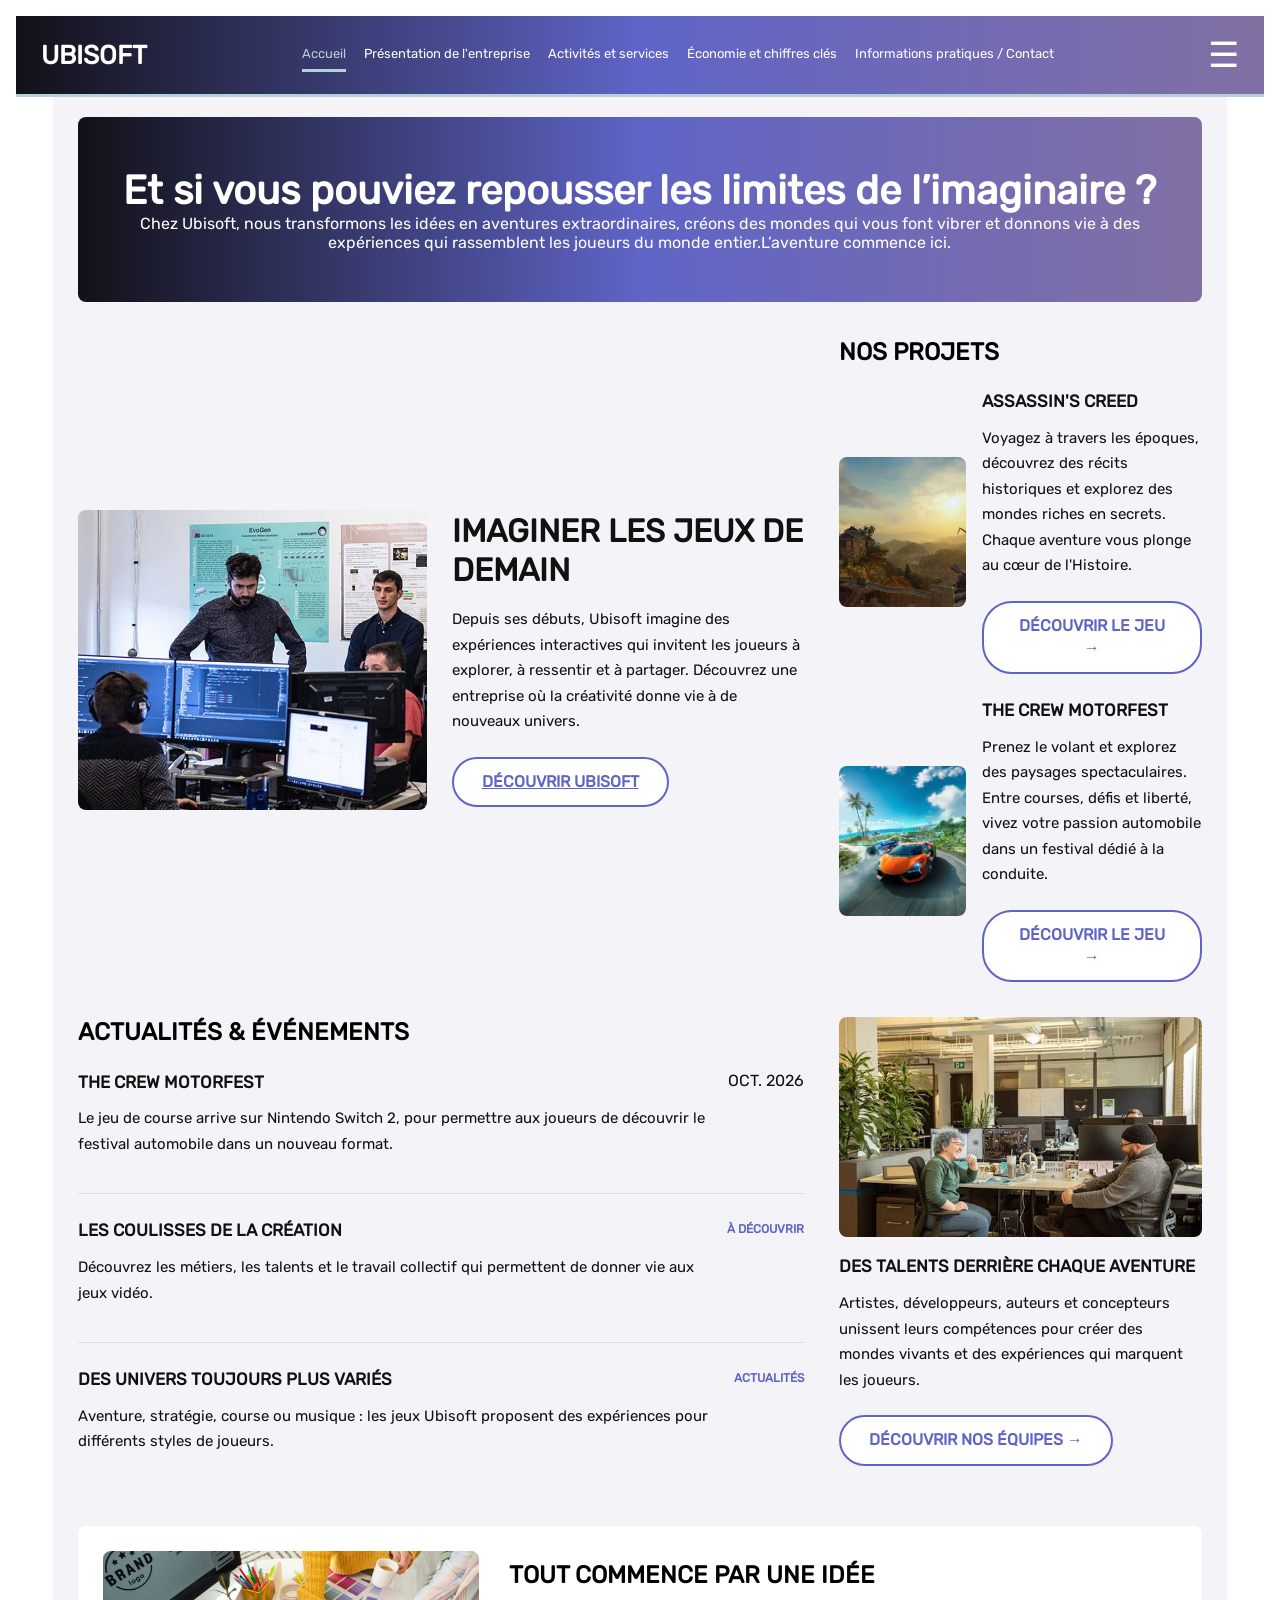
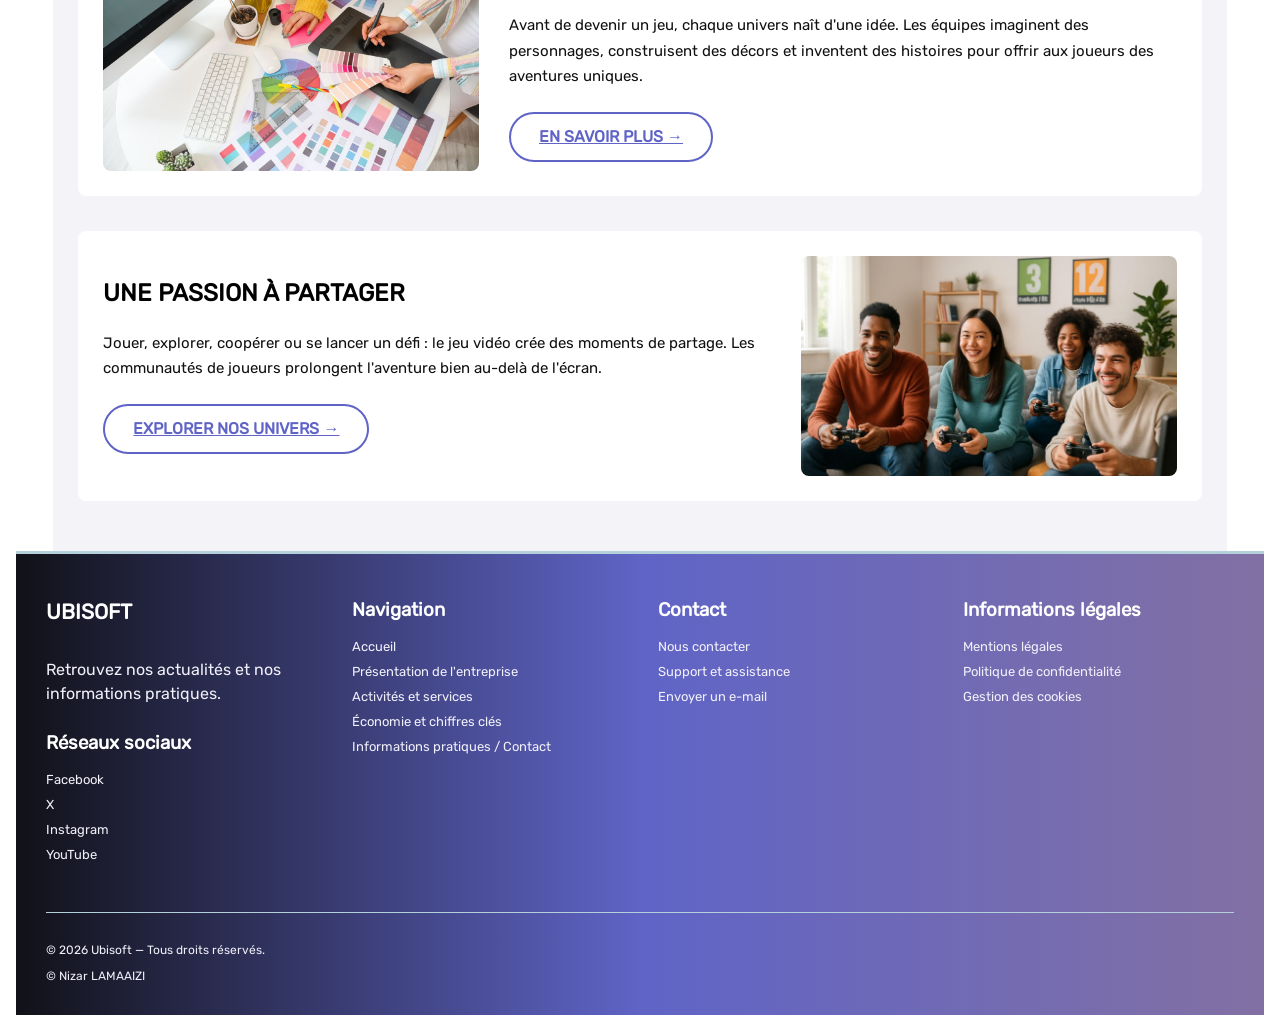
<file: index.html>
<!DOCTYPE html>
<html lang="fr">
<head>
  <meta charset="UTF-8">
  <meta name="viewport" content="width=device-width, initial-scale=1.0">
  <title>index</title>
  <link rel="stylesheet" href="styles.css">
  <link rel="icon" type="image/x-icon" href="favicon.ico">
</head>
<body data-page="accueil">

  <header>
      <a class="logo" href="index.html">UBISOFT</a>

      <nav class="navigation">
          <a href="index.html" class="actif" data-page="accueil">Accueil</a>
          <a href="presentation.html" data-page="presentation">Présentation de l'entreprise</a>
          <a href="activites.html" data-page="activites">Activités et services</a>
          <a href="economie.html" data-page="economie">Économie et chiffres clés</a>
          <a href="contact.html" data-page="contact">Informations pratiques / Contact</a>
      </nav>

      
      <input type="checkbox" id="ouvrir-menu">

      <label for="ouvrir-menu" class="bouton-burger">
        ☰
      </label>

      <nav class="menu">
        <a href="index.html">Accueil</a>
        <a href="presentation.html">Présentation de l'entreprise</a>
        <a href="activites.html">Activités et services</a>
        <a href="economie.html">Économie et chiffres clés</a>
        <a href="contact.html">Informations pratiques / Contact</a>
      </nav>

  </header>

  <main class="accueil-contenu-page">
    
    <div class="accueil-banniere-chiffres">
        <div class="accueil-chiffre-bloc">
            <span class="accueil-chiffre-valeur">Et si vous pouviez repousser les limites de l’imaginaire ?</span>
            <span class="accueil-chiffre-label">
                Chez Ubisoft, nous transformons les idées en aventures extraordinaires,
                créons des mondes qui vous font vibrer et donnons vie à des expériences
                qui rassemblent les joueurs du monde entier.L’aventure commence ici.
            </span>
        </div>
    </div>

    <section class="accueil-banniere">

        <div class="accueil-image-principale">
            <img src="ressources/equipe.jpg" alt="equipe">
        </div>

        <div class="accueil-texte-banniere">
            <h1>IMAGINER LES JEUX DE DEMAIN</h1>

            <p>
                Depuis ses débuts, Ubisoft imagine des expériences
                interactives qui invitent les joueurs à explorer,
                à ressentir et à partager. Découvrez une entreprise
                où la créativité donne vie à de nouveaux univers.
            </p>

            <a href="presentation.html" class="btn-outline">
                DÉCOUVRIR UBISOFT
            </a>
        </div>

    </section>

    <section class="accueil-projets">

        <h2>NOS PROJETS</h2>

        <article class="accueil-projet">
            <div class="accueil-image-projet">
                <img src="ressources/assassin_creed.jpg" alt="assassin's Creed">
            </div>

            <div class="accueil-texte-projet">
                <h3>ASSASSIN'S CREED</h3>
                <p>
                    Voyagez à travers les époques, découvrez des récits
                    historiques et explorez des mondes riches en secrets.
                    Chaque aventure vous plonge au cœur de l'Histoire.
                </p>
                <a href="activites.html" class="btn-outline">DÉCOUVRIR LE JEU →</a>
            </div>
        </article>

        <article class="accueil-projet">
            <div class="accueil-image-projet">
                <img src="ressources/motorfest.jpg" alt="motorfest">
            </div>

            <div class="accueil-texte-projet">
                <h3>THE CREW MOTORFEST</h3>
                <p>
                    Prenez le volant et explorez des paysages spectaculaires.
                    Entre courses, défis et liberté, vivez votre passion
                    automobile dans un festival dédié à la conduite.
                </p>
                <a href="activites.html" class="btn-outline">DÉCOUVRIR LE JEU →</a>
            </div>
        </article>

    </section>


    <section class="accueil-actualites">

        <h2>ACTUALITÉS & ÉVÉNEMENTS</h2>

        <article class="accueil-actualite">
            <div>
                <h3>THE CREW MOTORFEST</h3>
                <p>
                    Le jeu de course arrive sur Nintendo Switch 2,
                    pour permettre aux joueurs de découvrir le festival
                    automobile dans un nouveau format.
                </p>
            </div>
            <span class="date">OCT. 2026</span>
        </article>

        <article class="accueil-actualite">
            <div>
                <h3>LES COULISSES DE LA CRÉATION</h3>
                <p>
                    Découvrez les métiers, les talents et le travail
                    collectif qui permettent de donner vie aux jeux vidéo.
                </p>
            </div>
            <span class="accueil-date">À DÉCOUVRIR</span>
        </article>

        <article class="accueil-actualite">
            <div>
                <h3>DES UNIVERS TOUJOURS PLUS VARIÉS</h3>
                <p>
                    Aventure, stratégie, course ou musique :
                    les jeux Ubisoft proposent des expériences
                    pour différents styles de joueurs.
                </p>
            </div>
            <span class="accueil-date">ACTUALITÉS</span>
        </article>

    </section>

    <section class="accueil-projet-secondaire">

        <div class="accueil-image-secondaire">
            <img src="ressources/equipe2.png" alt="equipe2">
        </div>

        <div class="accueil-texte-secondaire">
            <h3>DES TALENTS DERRIÈRE CHAQUE AVENTURE</h3>
            <p>
                Artistes, développeurs, auteurs et concepteurs
                unissent leurs compétences pour créer des mondes
                vivants et des expériences qui marquent les joueurs.
            </p>
            <a href="presentation.html" class="btn-outline">DÉCOUVRIR NOS ÉQUIPES →</a>
        </div>

    </section>


    <section class="accueil-bloc-supplementaire">
        <div class="accueil-image-projet">
            <img src="ressources/metiers-creatifs.jpeg" alt="creation">
        </div>

        <div>
            <h2>TOUT COMMENCE PAR UNE IDÉE</h2>
            <p>
                Avant de devenir un jeu, chaque univers naît
                d'une idée. Les équipes imaginent des personnages,
                construisent des décors et inventent des histoires
                pour offrir aux joueurs des aventures uniques.
            </p>
            <a href="presentation.html" class="btn-outline">EN SAVOIR PLUS →</a>
        </div>
    </section>

    <section class="accueil-bloc-supplementaire">
        <div>
            <h2>UNE PASSION À PARTAGER</h2>
            <p>
                Jouer, explorer, coopérer ou se lancer un défi :
                le jeu vidéo crée des moments de partage.
                Les communautés de joueurs prolongent l'aventure
                bien au-delà de l'écran.
            </p>
            <a href="activites.html" class="btn-outline">EXPLORER NOS UNIVERS →</a>
        </div>

        <div class="accueil-image-projet">
            <img src="ressources/jouer_ensemble.jpg" alt="ensemble">
        </div>
    </section>

  </main>


  <footer>
      <div class="footer-colonne">
          <h2>UBISOFT</h2>
          <p>Retrouvez nos actualités et nos informations pratiques.</p>
          <h3>Réseaux sociaux</h3>
          <a href="https://www.facebook.com/Ubisoft/">Facebook</a>
          <a href="https://x.com/Ubisoft">X</a>
          <a href="https://www.instagram.com/ubisoft/">Instagram</a>
          <a href="https://www.youtube.com/user/Ubisoft">YouTube</a>
      </div>

      <div class="footer-colonne">
          <h3>Navigation</h3>
          <a href="index.html">Accueil</a>
          <a href="presentation.html">Présentation de l'entreprise</a>
          <a href="activites.html">Activités et services</a>
          <a href="economie.html">Économie et chiffres clés</a>
          <a href="contact.html">Informations pratiques / Contact</a>
      </div>

      <div class="footer-colonne" id="contact">
          <h3>Contact</h3>
          <a href="contact.html">Nous contacter</a>
          <a href="contact.html#support">Support et assistance</a>
          <a href="mailto:contact@example.com">Envoyer un e-mail</a>
      </div>

      <div class="footer-colonne">
          <h3>Informations légales</h3>
          <a href="mentions-legales.html">Mentions légales</a>
          <a href="confidentialite.html">Politique de confidentialité</a>
          <a href="cookies.html">Gestion des cookies</a>
      </div>

      <div class="bas-footer">
          <p>© 2026 Ubisoft — Tous droits réservés.</p>
          <p>© Nizar LAMAAIZI </p>
      </div>
    </footer>
</body>
</html>
</file>
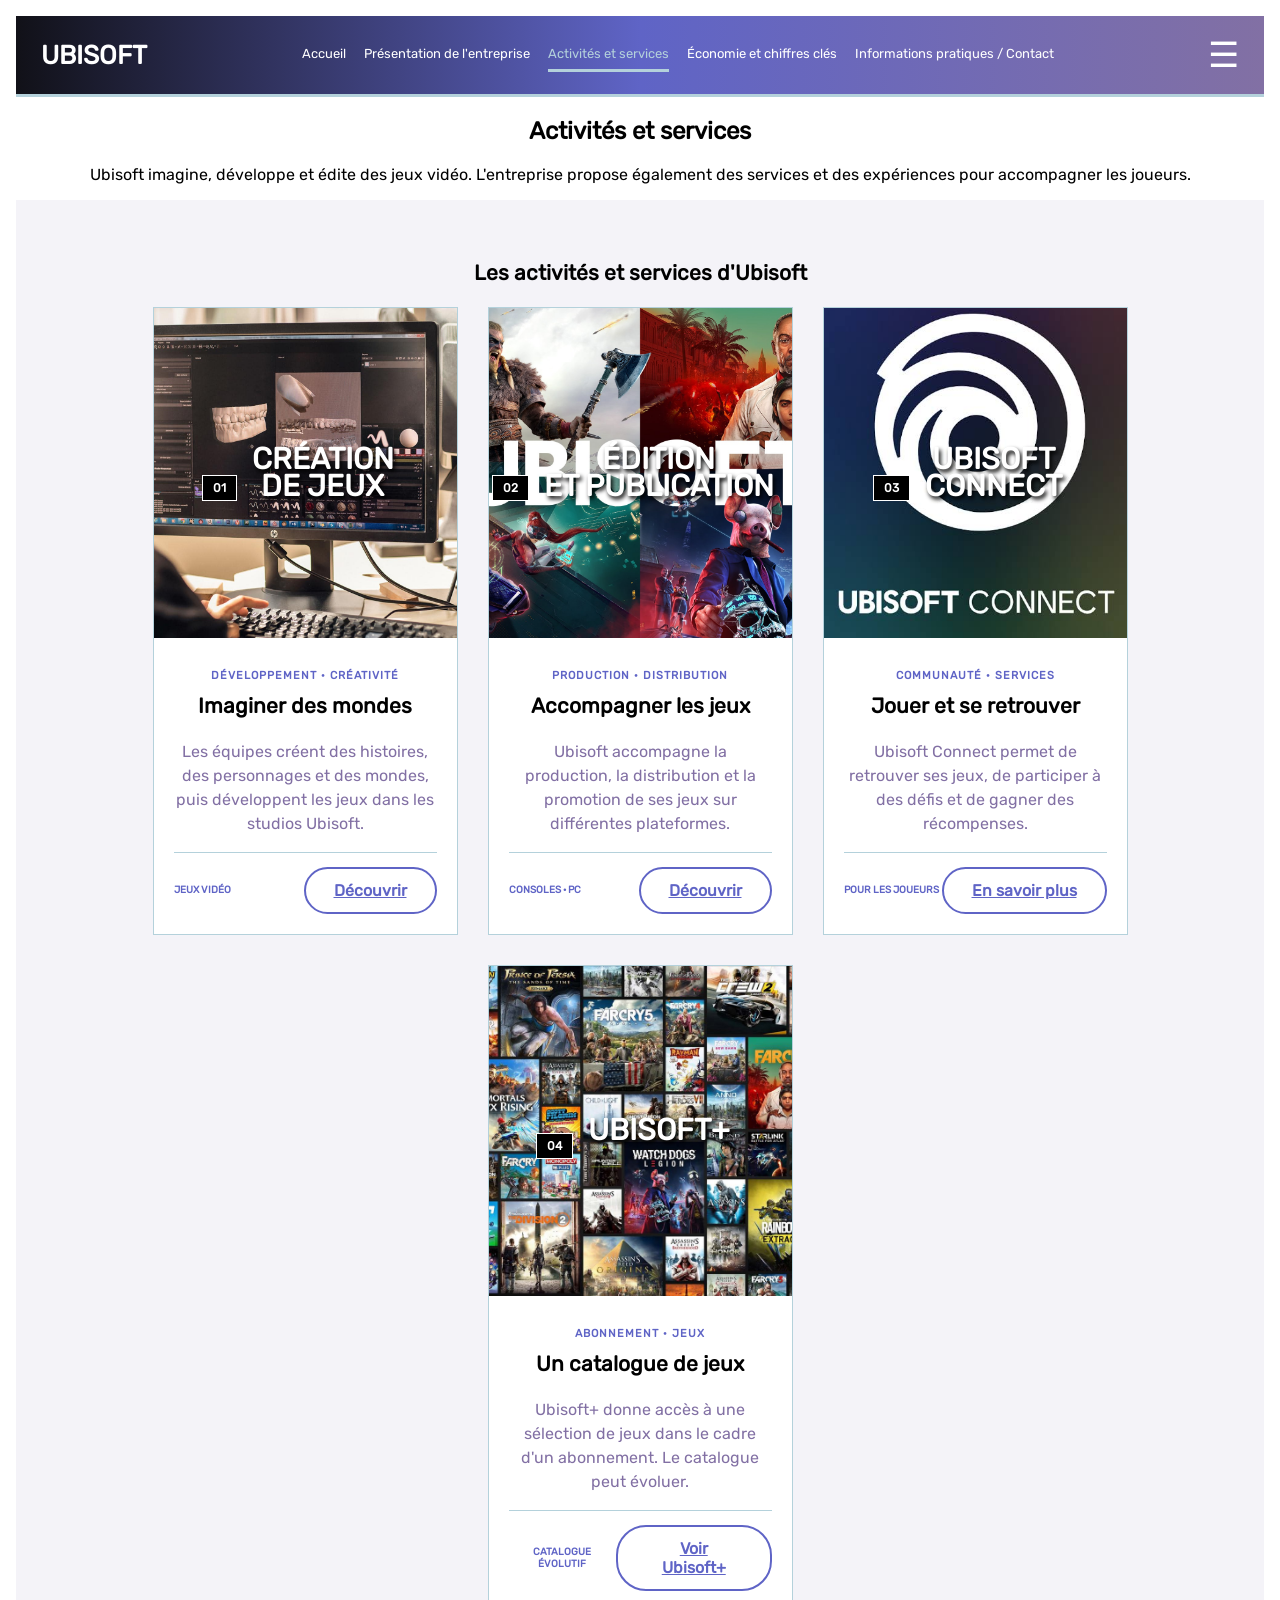
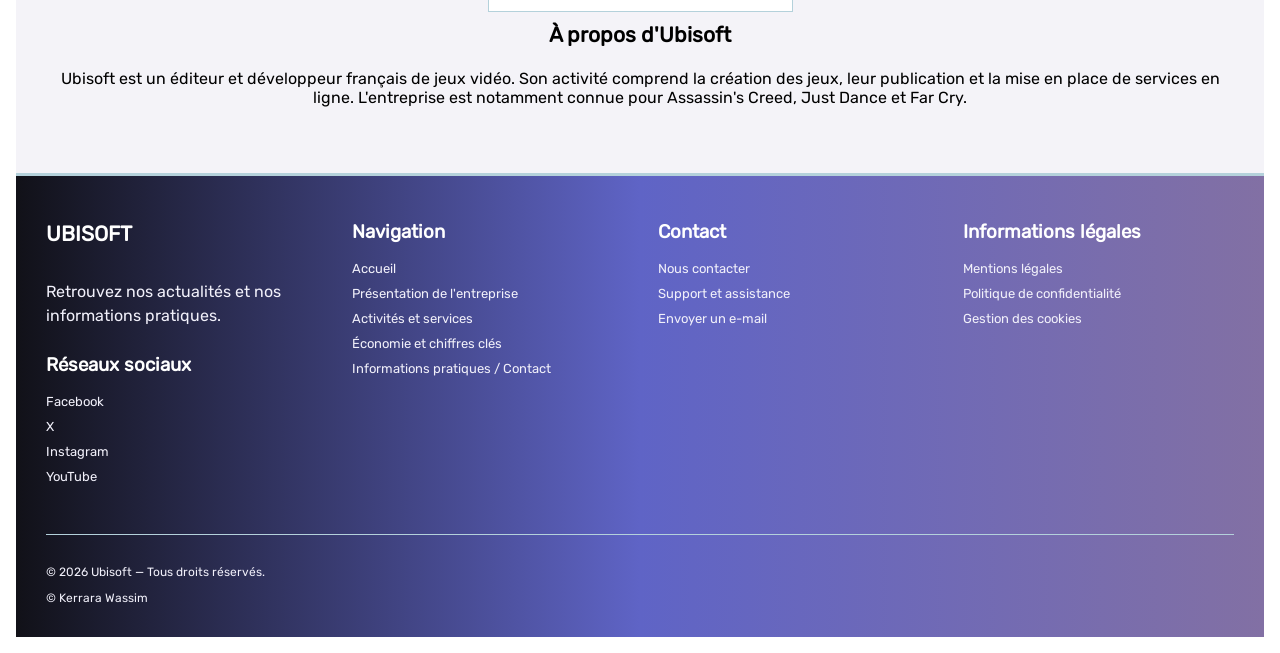
<file: activites.html>
<!DOCTYPE html>
<html lang="fr">
<head>
    <meta charset="UTF-8">
    <meta name="viewport" content="width=device-width, initial-scale=1.0">
    <title>Activités et services - Ubisoft</title>
    <link rel="stylesheet" href="styles.css">
    <link rel="icon" type="image/x-icon" href="favicon.ico">
</head>
<body data-page="activites">

    <header>
        <a class="logo" href="index.html">UBISOFT</a>

        <nav class="navigation" aria-label="Navigation principale">
            <a href="index.html" data-page="accueil">Accueil</a>
            <a href="presentation.html" data-page="presentation">Présentation de l'entreprise</a>
            <a href="activites.html" class="actif" data-page="activites" aria-current="page">Activités et services</a>
            <a href="economie.html" data-page="economie">Économie et chiffres clés</a>
            <a href="contact.html" data-page="contact">Informations pratiques / Contact</a>
        </nav>

        <input type="checkbox" id="ouvrir-menu">
        <label for="ouvrir-menu" class="bouton-burger">☰</label>

        <nav class="menu" aria-label="Navigation mobile">
            <a href="index.html">Accueil</a>
            <a href="presentation.html">Présentation de l'entreprise</a>
            <a href="activites.html" aria-current="page">Activités et services</a>
            <a href="economie.html">Économie et chiffres clés</a>
            <a href="contact.html">Informations pratiques / Contact</a>
        </nav>
    </header>

    <section class="introduction" style="text-align: center;">
        <h1 class="titre-page">Activités et services</h1>
        <p class="description-page">
            Ubisoft imagine, développe et édite des jeux vidéo. L'entreprise propose
            également des services et des expériences pour accompagner les joueurs.
        </p>
    </section>

    <main id="activites">
        <h2>Les activités et services d'Ubisoft</h2>

<div class="conteneur-cartes" id="services">

  <article class="card">
    <div class="cover">
      <img src="ressources/creationdejeuubisoft.jpg"
           style="position:absolute; inset:0; width:100%; height:100%; object-fit:cover; display:block; z-index:0;"
           alt=""
           aria-hidden="true">
      <span class="number" style="position:relative; z-index:2;">01</span>
      <h1 style="position:relative; z-index:2;">CRÉATION<br>DE JEUX</h1>
    </div>

    <div class="content">
      <p class="category">DÉVELOPPEMENT · CRÉATIVITÉ</p>
      <h2>Imaginer des mondes</h2>
      <p class="description">
        Les équipes créent des histoires, des personnages et des mondes,
        puis développent les jeux dans les studios Ubisoft.
      </p>

      <div class="footer">
        <span>JEUX VIDÉO</span>
        <a class="btn-outline" href="https://www.ubisoft.com/fr-fr/games">Découvrir</a>
      </div>
    </div>
  </article>

  <article class="card">
    <div class="cover">
      <img src="ressources/ubisoft-publication-activiter.jpeg"
           style="position:absolute; inset:0; width:100%; height:100%; object-fit:cover; display:block; z-index:0;"
           alt=""
           aria-hidden="true">
      <span class="number" style="position:relative; z-index:2;">02</span>
      <h1 style="position:relative; z-index:2;">ÉDITION<br>ET PUBLICATION</h1>
    </div>

    <div class="content">
      <p class="category">PRODUCTION · DISTRIBUTION</p>
      <h2>Accompagner les jeux</h2>
      <p class="description">
        Ubisoft accompagne la production, la distribution et la promotion
        de ses jeux sur différentes plateformes.
      </p>

      <div class="footer">
        <span>CONSOLES · PC</span>
        <a class="btn-outline" href="https://www.ubisoft.com/fr-fr/games">Découvrir</a>
      </div>
    </div>
  </article>

  <article class="card">
    <div class="cover">
      <img src="ressources/ubisoftconnect.jpg"
           style="position:absolute; inset:0; width:100%; height:100%; object-fit:cover; display:block; z-index:0;"
           alt=""
           aria-hidden="true">
      <span class="number" style="position:relative; z-index:2;">03</span>
      <h1 style="position:relative; z-index:2;">UBISOFT<br>CONNECT</h1>
    </div>

    <div class="content">
      <p class="category">COMMUNAUTÉ · SERVICES</p>
      <h2>Jouer et se retrouver</h2>
      <p class="description">
        Ubisoft Connect permet de retrouver ses jeux, de participer à des défis
        et de gagner des récompenses.
      </p>

      <div class="footer">
        <span>POUR LES JOUEURS</span>
        <a class="btn-outline" href="https://www.ubisoft.com/fr-fr/ubisoft-connect">En savoir plus</a>
      </div>
    </div>
  </article>

  <article class="card">
    <div class="cover">
      <img src="ressources/ubisoft-plus.jpg"
           style="position:absolute; inset:0; width:100%; height:100%; object-fit:cover; display:block; z-index:0;"
           alt=""
           aria-hidden="true">
      <span class="number" style="position:relative; z-index:2;">04</span>
      <h1 style="position:relative; z-index:2;">UBISOFT+</h1>
    </div>

    <div class="content">
      <p class="category">ABONNEMENT · JEUX</p>
      <h2>Un catalogue de jeux</h2>
      <p class="description">
        Ubisoft+ donne accès à une sélection de jeux dans le cadre d'un
        abonnement. Le catalogue peut évoluer.
      </p>

      <div class="footer">
        <span>CATALOGUE ÉVOLUTIF</span>
        <a class="btn-outline" href="https://store.ubisoft.com/ubisoftplus">Voir Ubisoft+</a>
      </div>
    </div>
  </article>

</div>

        <section class="a-propos" id="apropos">
            <h2>À propos d'Ubisoft</h2>
            <p>
                Ubisoft est un éditeur et développeur français de jeux vidéo. Son
                activité comprend la création des jeux, leur publication et la mise
                en place de services en ligne. L'entreprise est notamment connue
                pour Assassin's Creed, Just Dance et Far Cry.
            </p>
        </section>
    </main>

    <footer>
      <div class="footer-colonne">
          <h2>UBISOFT</h2>
          <p>Retrouvez nos actualités et nos informations pratiques.</p>
          <h3>Réseaux sociaux</h3>
          <a href="https://www.facebook.com/Ubisoft/">Facebook</a>
          <a href="https://x.com/Ubisoft">X</a>
          <a href="https://www.instagram.com/ubisoft/">Instagram</a>
          <a href="https://www.youtube.com/user/Ubisoft">YouTube</a>
      </div>

      <div class="footer-colonne">
          <h3>Navigation</h3>
          <a href="index.html">Accueil</a>
          <a href="presentation.html">Présentation de l'entreprise</a>
          <a href="activites.html">Activités et services</a>
          <a href="economie.html">Économie et chiffres clés</a>
          <a href="contact.html">Informations pratiques / Contact</a>
      </div>

      <div class="footer-colonne" id="contact">
          <h3>Contact</h3>
          <a href="contact.html">Nous contacter</a>
          <a href="contact.html#support">Support et assistance</a>
          <a href="mailto:contact@example.com">Envoyer un e-mail</a>
      </div>

      <div class="footer-colonne">
          <h3>Informations légales</h3>
          <a href="mentions-legales.html">Mentions légales</a>
          <a href="confidentialite.html">Politique de confidentialité</a>
          <a href="cookies.html">Gestion des cookies</a>
      </div>

      <div class="bas-footer">
          <p>© 2026 Ubisoft — Tous droits réservés.</p>
          <p>© Kerrara Wassim</p>
      </div>
    </footer>
</body>
</html>
</file>
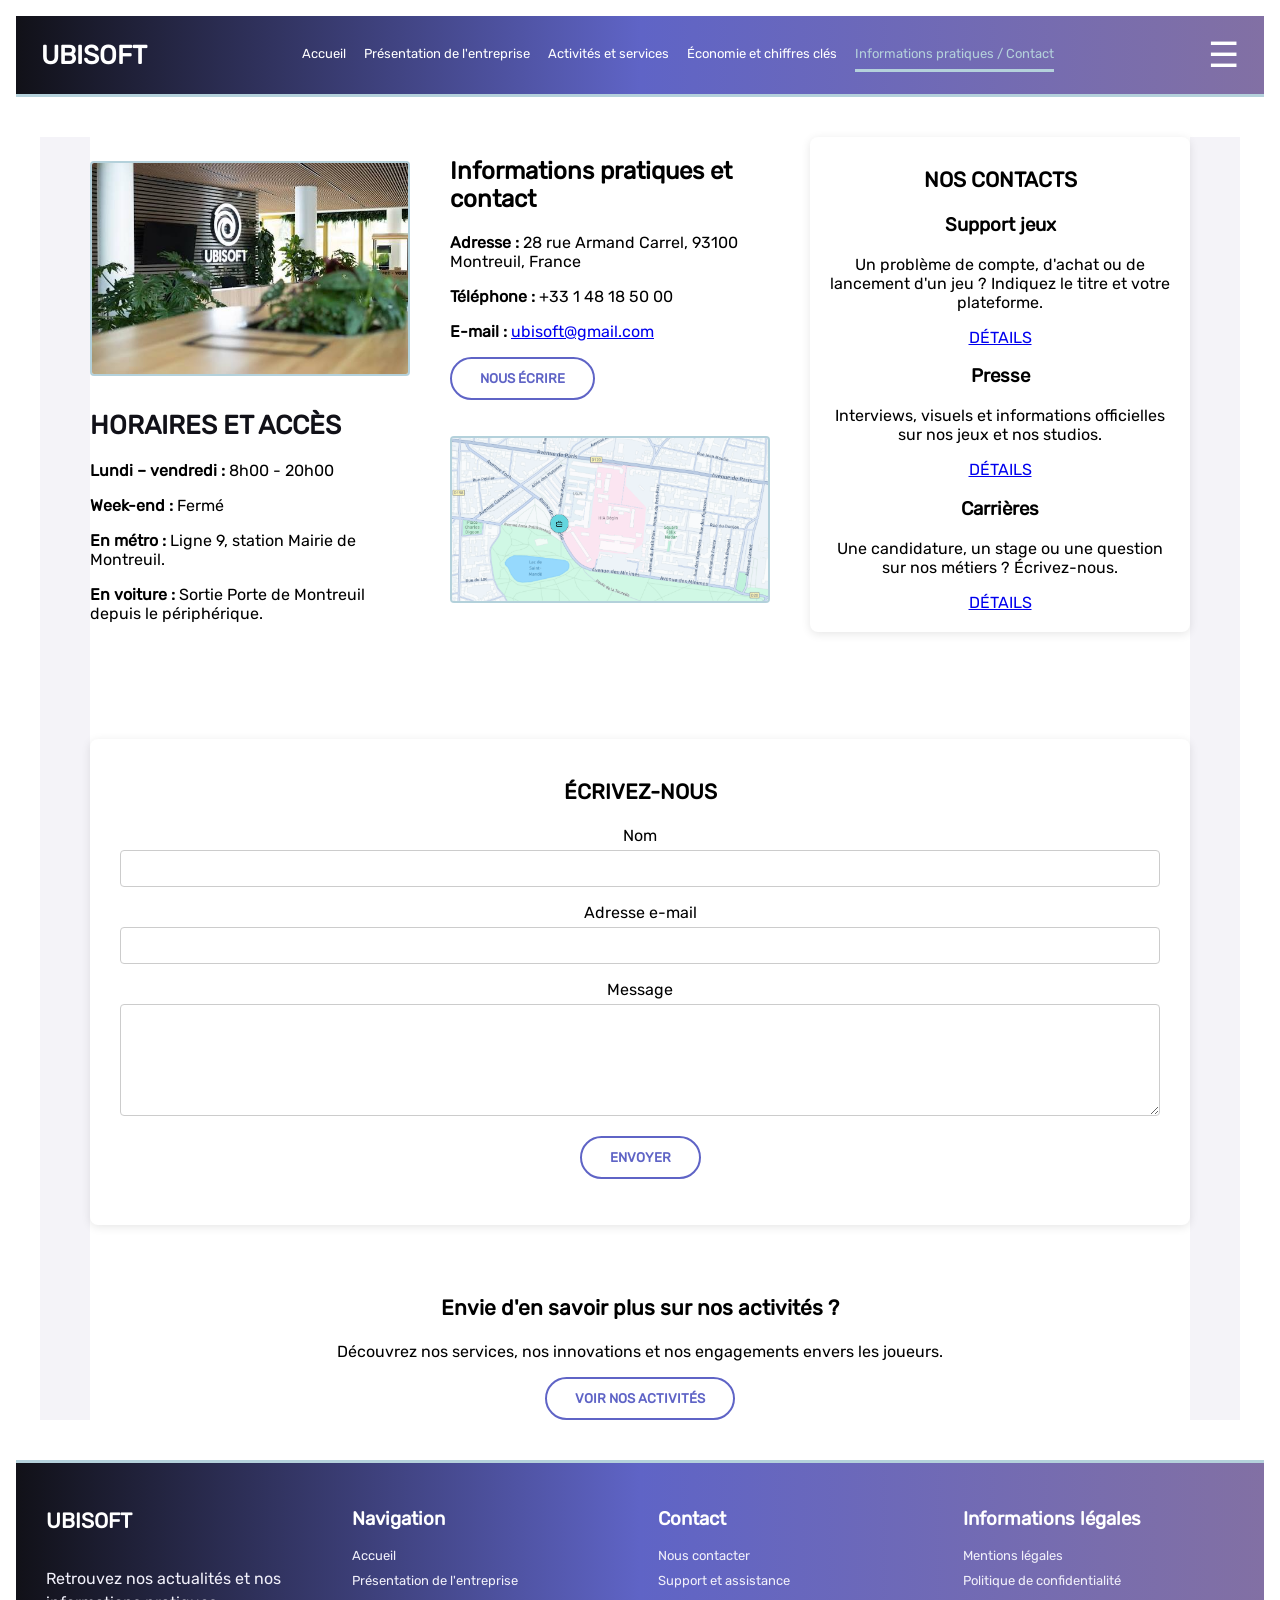
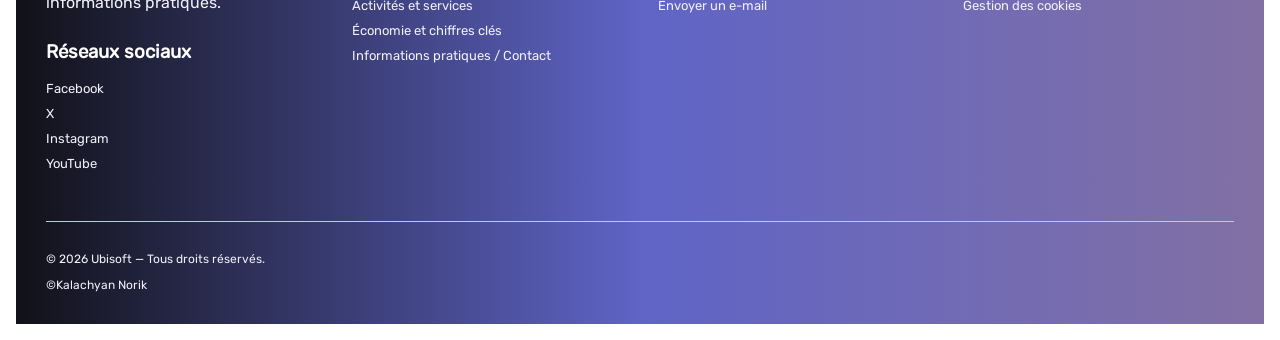
<file: contact.html>
<!DOCTYPE html>
<html lang="fr">
<head>
  <meta charset="UTF-8">
  <meta name="viewport" content="width=device-width, initial-scale=1.0">
  <title>Informations pratiques / Contact - Ubisoft</title>
  <link rel="stylesheet" href="styles.css">
  <link rel="icon" type="image/x-icon" href="favicon.ico">
</head>
<body data-page="Informations pratiques / Contact">

  <header>
      <a class="logo" href="index.html">UBISOFT</a>

      <nav class="navigation">
          <a href="index.html" data-page="accueil">Accueil</a>
          <a href="presentation.html" data-page="presentation">Présentation de l'entreprise</a>
          <a href="activites.html" data-page="activites">Activités et services</a>
          <a href="economie.html" data-page="economie">Économie et chiffres clés</a>
          <a href="contact.html" class="actif" data-page="contact">Informations pratiques / Contact</a>
      </nav>

      <input type="checkbox" id="ouvrir-menu">
      <label for="ouvrir-menu" class="bouton-burger">☰</label>

      <nav class="menu">
        <a href="index.html">Accueil</a>
        <a href="presentation.html">Présentation de l'entreprise</a>
        <a href="activites.html">Activités et services</a>
        <a href="economie.html">Économie et chiffres clés</a>
        <a href="contact.html">Informations pratiques / Contact</a>
      </nav>
  </header>

<main class="contact-main">
  <div class="presentation">
    <div class="conteneur-contact">

      <!-- Colonne principale (Gauche) -->
      <div class="colonne-gauche">
        <section class="bloc-alternatif bloc-contact">
          <div class="bloc-image">
            <img class="img-placeholder" src="ressources/siege-ubisoft.jpg" alt="Façade du siège d'Ubisoft">
          </div>
          <div class="bloc-texte">
            <h1>Informations pratiques et contact</h1>
            <p><strong>Adresse :</strong> 28 rue Armand Carrel, 93100 Montreuil, France</p>
            <p><strong>Téléphone :</strong> +33 1 48 18 50 00</p>
            <p><strong>E-mail :</strong> <a href="mailto:ubisoft@gmail.com">ubisoft@gmail.com</a></p>
            <button type="button" class="btn-outline" onclick="location.href='#formulaire'">NOUS ÉCRIRE</button>
          </div>
        </section>

        <section class="bloc-alternatif bloc-contact" id="acces">
          <div class="bloc-texte">
            <h2>Horaires et accès</h2>
            <p><strong>Lundi – vendredi :</strong> 8h00 - 20h00</p>
            <p><strong>Week-end :</strong> Fermé</p>
            <p><strong>En métro :</strong> Ligne 9, station Mairie de Montreuil.</p>
            <p><strong>En voiture :</strong> Sortie Porte de Montreuil depuis le périphérique.</p>
          </div>
          <div class="bloc-image">
            <img class="img-placeholder" src="ressources/plan-acces.jpg" alt="Plan d'accès au siège d'Ubisoft">
          </div>
        </section>
      </div>

      <!-- Barre latérale (Droite) -->
      <aside id="support">
        <h2>NOS CONTACTS</h2>
        <article class="article-support">
          <h3>Support jeux</h3>
          <p>Un problème de compte, d'achat ou de lancement d'un jeu ? Indiquez le titre et votre plateforme.</p>
          <a href="#formulaire">DÉTAILS</a>
        </article>

        <article class="article-support">
          <h3>Presse</h3>
          <p>Interviews, visuels et informations officielles sur nos jeux et nos studios.</p>
          <a href="#formulaire">DÉTAILS</a>
        </article>

        <article class="article-support">
          <h3>Carrières</h3>
          <p>Une candidature, un stage ou une question sur nos métiers ? Écrivez-nous.</p>
          <a href="#formulaire">DÉTAILS</a>
        </article>
      </aside>

    </div>

    <!-- Section Formulaire -->
    <section id="formulaire">
      <h2>ÉCRIVEZ-NOUS</h2>
      <form action="#" method="post" class="formulaire-contact">
        <p>
          <label for="nom">Nom</label><br>
          <input type="text" id="nom" name="nom" required>
        </p>
        <p>
          <label for="email">Adresse e-mail</label><br>
          <input type="email" id="email" name="email" required>
        </p>
        <p>
          <label for="message">Message</label><br>
          <textarea id="message" name="message" rows="6" required></textarea>
        </p>
        <p>
          <button type="submit" class="btn-outline">ENVOYER</button>
        </p>
      </form>
    </section>

    <!-- Section Activités -->
    <section class="section-activites">
      <h2>Envie d'en savoir plus sur nos activités ?</h2>
      <p>Découvrez nos services, nos innovations et nos engagements envers les joueurs.</p>
      <button type="button" class="btn-outline" onclick="location.href='activites.html'">VOIR NOS ACTIVITÉS</button>
    </section>

  </div>
</main>

  <footer>
      <div class="footer-colonne">
          <h2>UBISOFT</h2>
          <p>Retrouvez nos actualités et nos informations pratiques.</p>
          <h3>Réseaux sociaux</h3>
          <a href="https://www.facebook.com/Ubisoft/">Facebook</a>
          <a href="https://x.com/Ubisoft">X</a>
          <a href="https://www.instagram.com/ubisoft/">Instagram</a>
          <a href="https://www.youtube.com/user/Ubisoft">YouTube</a>
      </div>

      <div class="footer-colonne">
          <h3>Navigation</h3>
          <a href="index.html">Accueil</a>
          <a href="presentation.html">Présentation de l'entreprise</a>
          <a href="activites.html">Activités et services</a>
          <a href="economie.html">Économie et chiffres clés</a>
          <a href="contact.html">Informations pratiques / Contact</a>
      </div>

      <div class="footer-colonne" id="contact-footer">
          <h3>Contact</h3>
          <a href="contact.html">Nous contacter</a>
          <a href="contact.html#support">Support et assistance</a>
          <a href="mailto:contact@example.com">Envoyer un e-mail</a>
      </div>

      <div class="footer-colonne">
          <h3>Informations légales</h3>
          <a href="mentions-legales.html">Mentions légales</a>
          <a href="confidentialite.html">Politique de confidentialité</a>
          <a href="cookies.html">Gestion des cookies</a>
      </div>

      <div class="bas-footer">
          <p>© 2026 Ubisoft — Tous droits réservés.</p>
          <p>©Kalachyan Norik</p>
      </div>
    </footer>
</body>
</html>
</file>
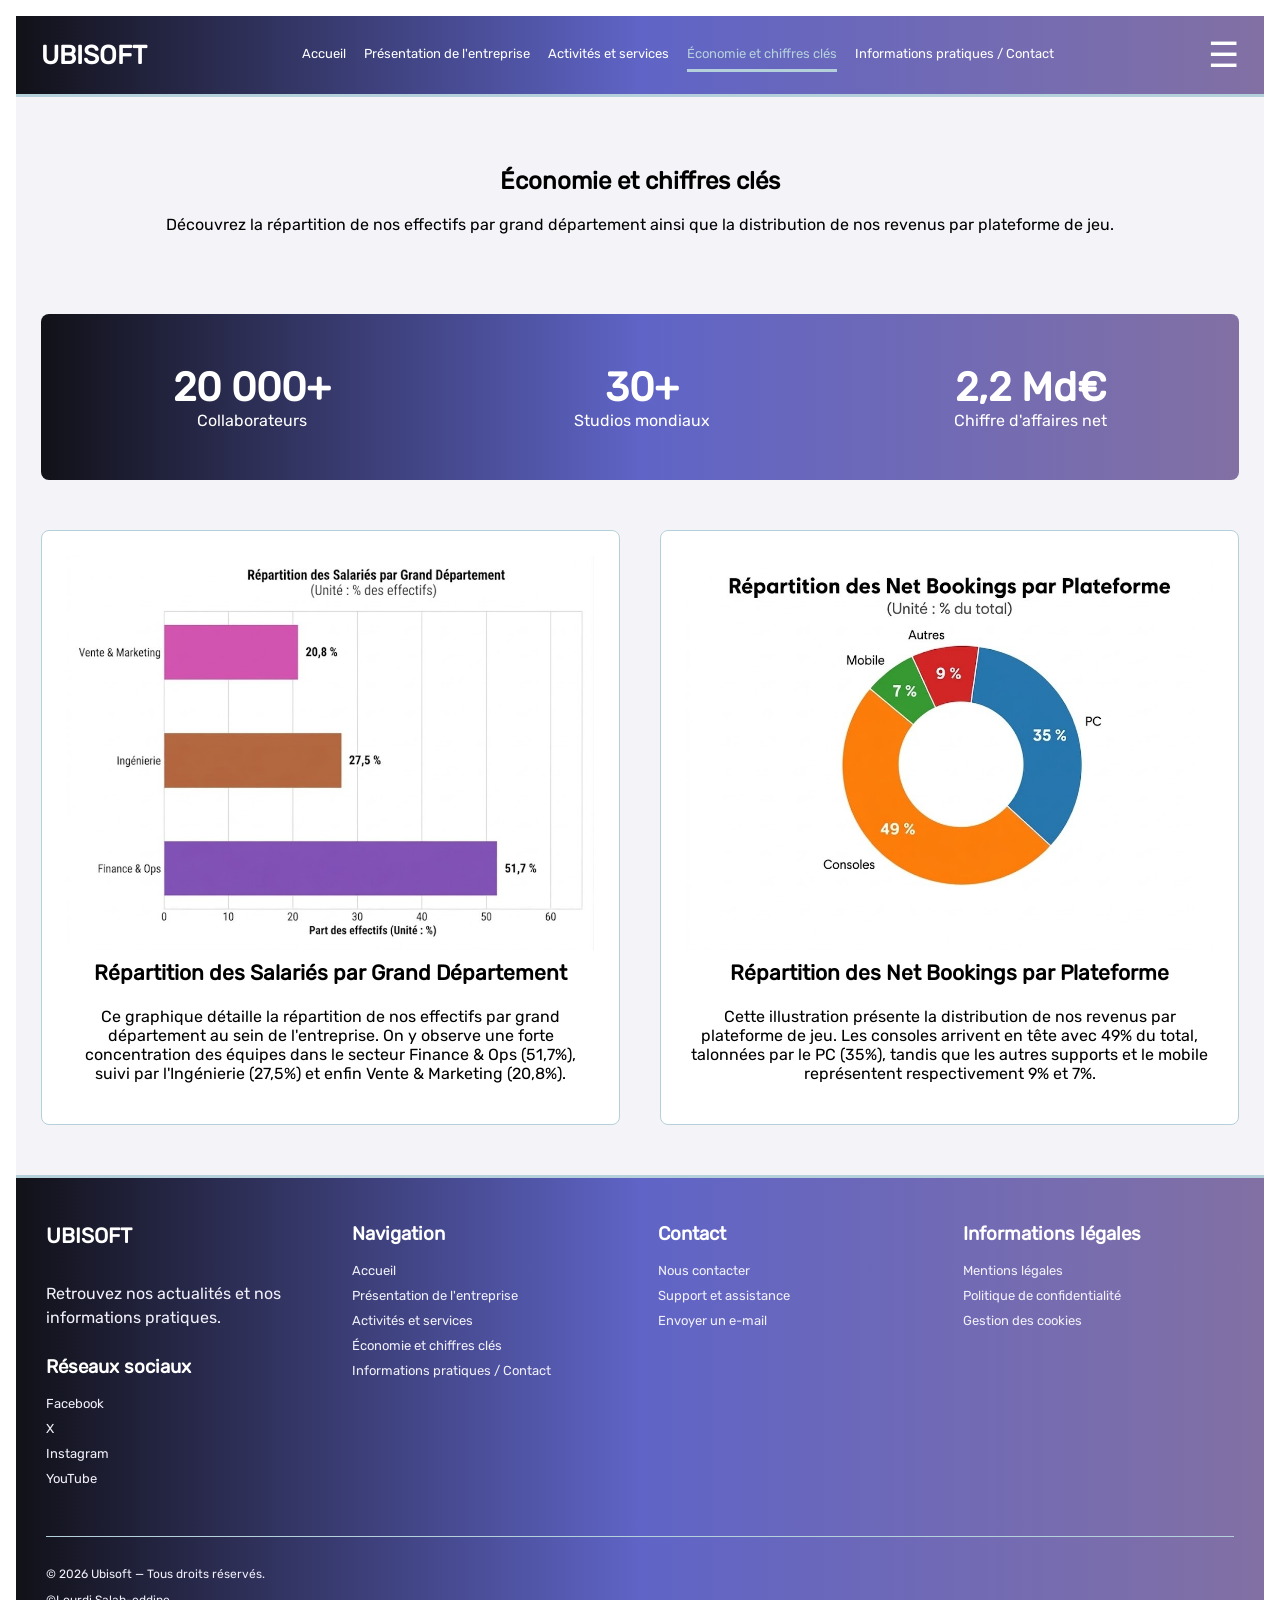
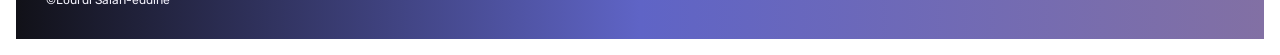
<file: economie.html>
<!DOCTYPE html>
<html lang="fr">
<head>
  <meta charset="UTF-8">
  <meta name="viewport" content="width=device-width, initial-scale=1.0">
  <title>Économie et chiffres clés</title>
  <link rel="stylesheet" href="styles.css">
  <link rel="icon" type="image/x-icon" href="favicon.ico">
</head>
<body data-page="Économie et chiffres clés">

  <header>
      <a class="logo" href="index.html">UBISOFT</a>

      <nav class="navigation">
          <a href="index.html" data-page="accueil">Accueil</a>
          <a href="presentation.html" data-page="presentation">Présentation de l'entreprise</a>
          <a href="activites.html" data-page="activites">Activités et services</a>
          <a href="economie.html" class="actif" data-page="economie">Économie et chiffres clés</a>
          <a href="contact.html" data-page="contact">Informations pratiques / Contact</a>
      </nav>

      
      <input type="checkbox" id="ouvrir-menu">

      <label for="ouvrir-menu" class="bouton-burger">
        ☰
      </label>

      <nav class="menu">
        <a href="index.html">Accueil</a>
        <a href="presentation.html">Présentation de l'entreprise</a>
        <a href="activites.html">Activités et services</a>
        <a href="economie.html">Économie et chiffres clés</a>
        <a href="contact.html">Informations pratiques / Contact</a>
      </nav>

  </header>

<!-- Remplacez ce contenu par le contenu propre à chaque page. -->
  <main>
    <section class="section-economie">
        <h1 class="titre-page">Économie et chiffres clés</h1>
        <p class="description-page">
            Découvrez la répartition de nos effectifs par grand département ainsi que la distribution de nos revenus par plateforme de jeu.
        </p>

        <!-- Bannière de chiffres clés pour remplir la page et donner du style -->
        <div class="banniere-chiffres">
            <div class="chiffre-bloc">
                <span class="chiffre-valeur">20 000+</span>
                <span class="chiffre-label">Collaborateurs</span>
            </div>
            <div class="chiffre-bloc">
                <span class="chiffre-valeur">30+</span>
                <span class="chiffre-label">Studios mondiaux</span>
            </div>
            <div class="chiffre-bloc">
                <span class="chiffre-valeur">2,2 Md€</span>
                <span class="chiffre-label">Chiffre d'affaires net</span>
            </div>
        </div>

        <!-- Conteneur des graphiques -->
        <div class="conteneur-graphiques" style="margin-top: 50px;">
            <!-- Graphique 1 -->
            <div class="carte-graphique">
                <div class="image-wrapper">
                    <img src="ressources/garphe%201.jpg" alt="Répartition des salariés par grand département">
                </div>
                <div class="texte-carte">
                    <h2>Répartition des Salariés par Grand Département</h2>
                    <p>Ce graphique détaille la répartition de nos effectifs par grand département au sein de l'entreprise. On y observe une forte concentration des équipes dans le secteur Finance & Ops (51,7%), suivi par l'Ingénierie (27,5%) et enfin Vente & Marketing (20,8%).</p>
                </div>
            </div>

            <!-- Graphique 2 -->
            <div class="carte-graphique">
                <div class="image-wrapper">
                    <img src="ressources/graphe%202.jpg" alt="Répartition des Net Bookings par plateforme">
                </div>
                <div class="texte-carte">
                    <h2>Répartition des Net Bookings par Plateforme</h2>
                    <p>Cette illustration présente la distribution de nos revenus par plateforme de jeu. Les consoles arrivent en tête avec 49% du total, talonnées par le PC (35%), tandis que les autres supports et le mobile représentent respectivement 9% et 7%.</p>
                </div>
            </div>
        </div>
    </section>
</main>
  <footer>
      <div class="footer-colonne">
          <h2>UBISOFT</h2>
          <p>Retrouvez nos actualités et nos informations pratiques.</p>
          <h3>Réseaux sociaux</h3>
          <a href="https://www.facebook.com/Ubisoft/">Facebook</a>
          <a href="https://x.com/Ubisoft">X</a>
          <a href="https://www.instagram.com/ubisoft/">Instagram</a>
          <a href="https://www.youtube.com/user/Ubisoft">YouTube</a>
      </div>

      <div class="footer-colonne">
          <h3>Navigation</h3>
          <a href="index.html">Accueil</a>
          <a href="presentation.html">Présentation de l'entreprise</a>
          <a href="activites.html">Activités et services</a>
          <a href="economie.html">Économie et chiffres clés</a>
          <a href="contact.html">Informations pratiques / Contact</a>
      </div>

      <div class="footer-colonne" id="contact">
          <h3>Contact</h3>
          <a href="contact.html">Nous contacter</a>
          <a href="contact.html#support">Support et assistance</a>
          <a href="mailto:contact@example.com">Envoyer un e-mail</a>
      </div>

      <div class="footer-colonne">
          <h3>Informations légales</h3>
          <a href="mentions-legales.html">Mentions légales</a>
          <a href="confidentialite.html">Politique de confidentialité</a>
          <a href="cookies.html">Gestion des cookies</a>
      </div>

      <div class="bas-footer">
          <p>© 2026 Ubisoft — Tous droits réservés.</p>
          <p>©Lourdi Salah-eddine</p>
      </div>
    </footer>
</body>
</html>
</file>
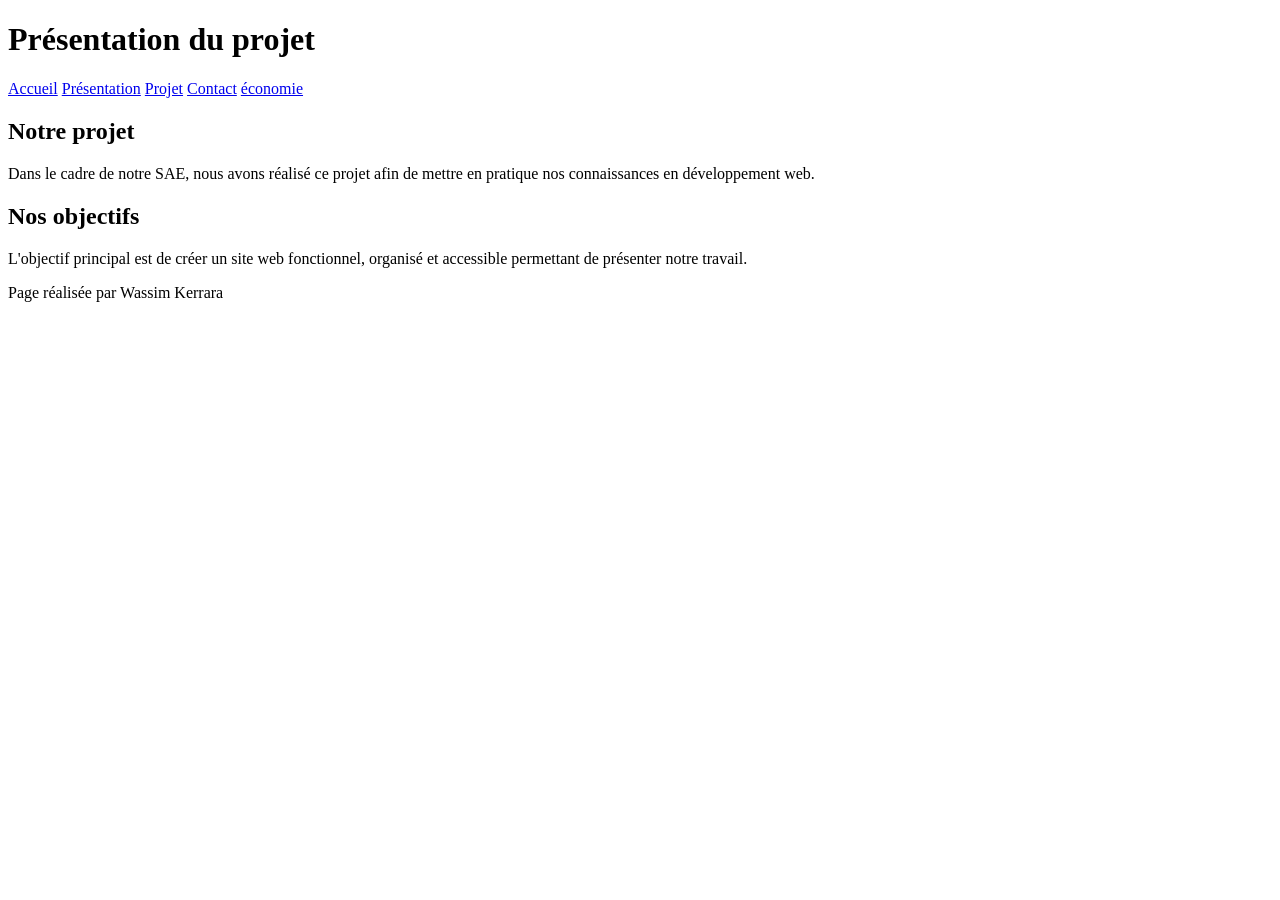
<file: page1.html>
<!DOCTYPE html>
<html lang="fr">

<head>
    <meta charset="UTF-8">
    <meta name="viewport" content="width=device-width, initial-scale=1.0">

    <title>Présentation</title>

    <link rel="icon" type="image/x-icon" href="favicon.ico">
</head>

<body>

    <header>
        <h1>Présentation du projet</h1>

        <nav>
            <a href="index.html">Accueil</a>
            <a href="page1.html">Présentation</a>
            <a href="page2.html">Projet</a>
            <a href="page3.html">Contact</a>
            <a href="page4.html">économie</a>
        </nav>
    </header>

    <main>
        <h2>Notre projet</h2>

        <p>
            Dans le cadre de notre SAE, nous avons réalisé ce projet
            afin de mettre en pratique nos connaissances en développement web.
        </p>

        <h2>Nos objectifs</h2>

        <p>
            L'objectif principal est de créer un site web fonctionnel,
            organisé et accessible permettant de présenter notre travail.
        </p>
    </main>

    <footer>
        <p>Page réalisée par Wassim Kerrara</p>
    </footer>

</body>

</html>
</file>
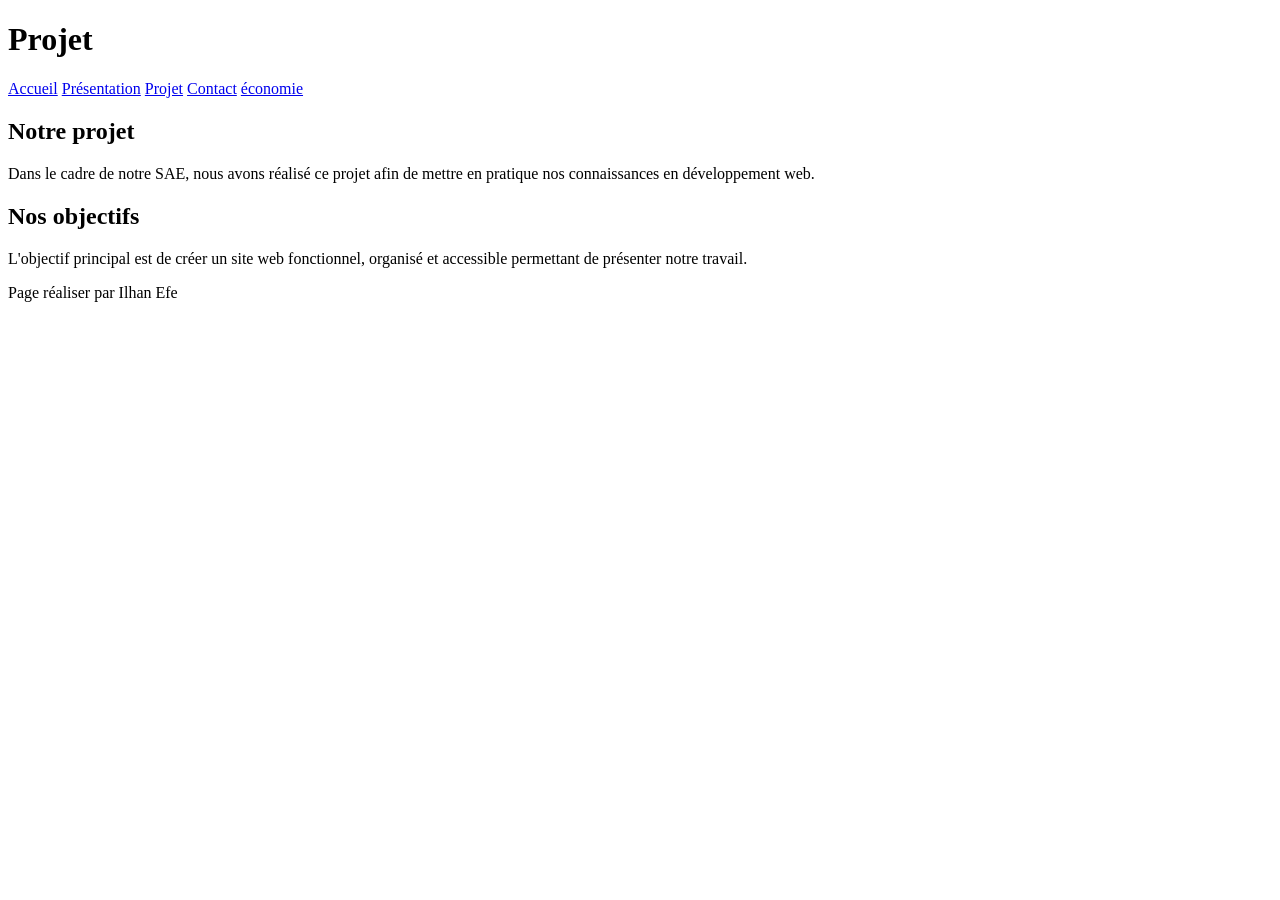
<file: page2.html>
<!DOCTYPE html>
<html lang="fr">

<head>
    <meta charset="UTF-8">
    <meta name="viewport" content="width=device-width, initial-scale=1.0">

    <title>Projet</title>

    <link rel="icon" type="image/x-icon" href="favicon.ico">
</head>

<body>

    <header>
        <h1>Projet</h1>

        <nav>
            <a href="index.html">Accueil</a>
            <a href="page1.html">Présentation</a>
            <a href="page2.html">Projet</a>
            <a href="page3.html">Contact</a>
            <a href="page4.html">économie</a>
        </nav>
    </header>

    <main>
        <h2>Notre projet</h2>

        <p>
            Dans le cadre de notre SAE, nous avons réalisé ce projet
            afin de mettre en pratique nos connaissances en développement web.
        </p>

        <h2>Nos objectifs</h2>

        <p>
            L'objectif principal est de créer un site web fonctionnel,
            organisé et accessible permettant de présenter notre travail.
        </p>
    </main>

    <footer>
        <p>Page réaliser par Ilhan Efe</p>
    </footer>

</body>

</html>
</file>
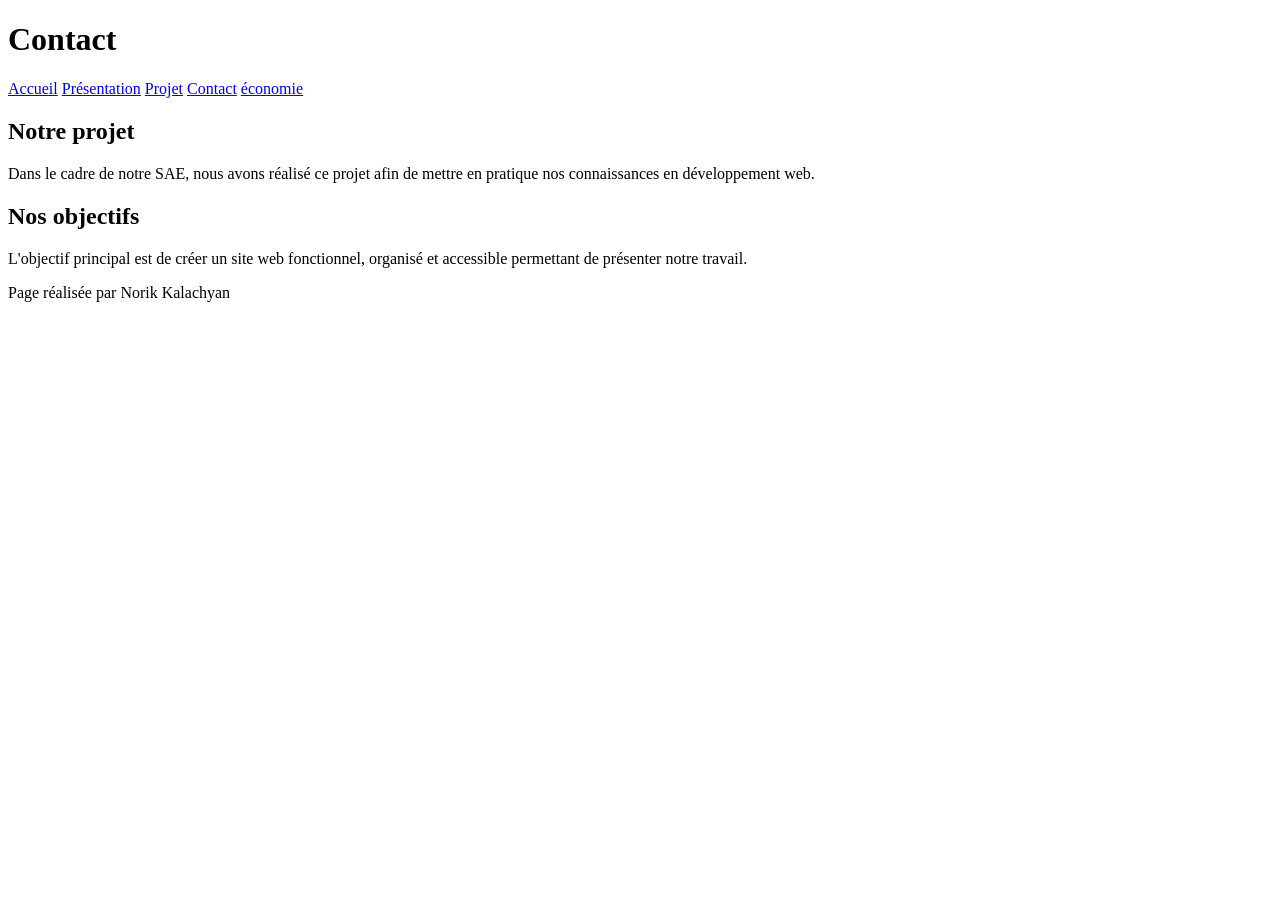
<file: page3.html>
<!DOCTYPE html>
<html lang="fr">

<head>
    <meta charset="UTF-8">
    <meta name="viewport" content="width=device-width, initial-scale=1.0">

    <title>Contact</title>

    <link rel="icon" type="image/x-icon" href="favicon.ico">
</head>

<body>

    <header>
        <h1>Contact</h1>

        <nav>
            <a href="index.html">Accueil</a>
            <a href="page1.html">Présentation</a>
            <a href="page2.html">Projet</a>
            <a href="page3.html">Contact</a>
            <a href="page4.html">économie</a>
        </nav>
    </header>

    <main>
        <h2>Notre projet</h2>

        <p>
            Dans le cadre de notre SAE, nous avons réalisé ce projet
            afin de mettre en pratique nos connaissances en développement web.
        </p>

        <h2>Nos objectifs</h2>

        <p>
            L'objectif principal est de créer un site web fonctionnel,
            organisé et accessible permettant de présenter notre travail.
        </p>
    </main>

    <footer>
        <p>Page réalisée par Norik Kalachyan</p>
    </footer>

</body>

</html>
</file>
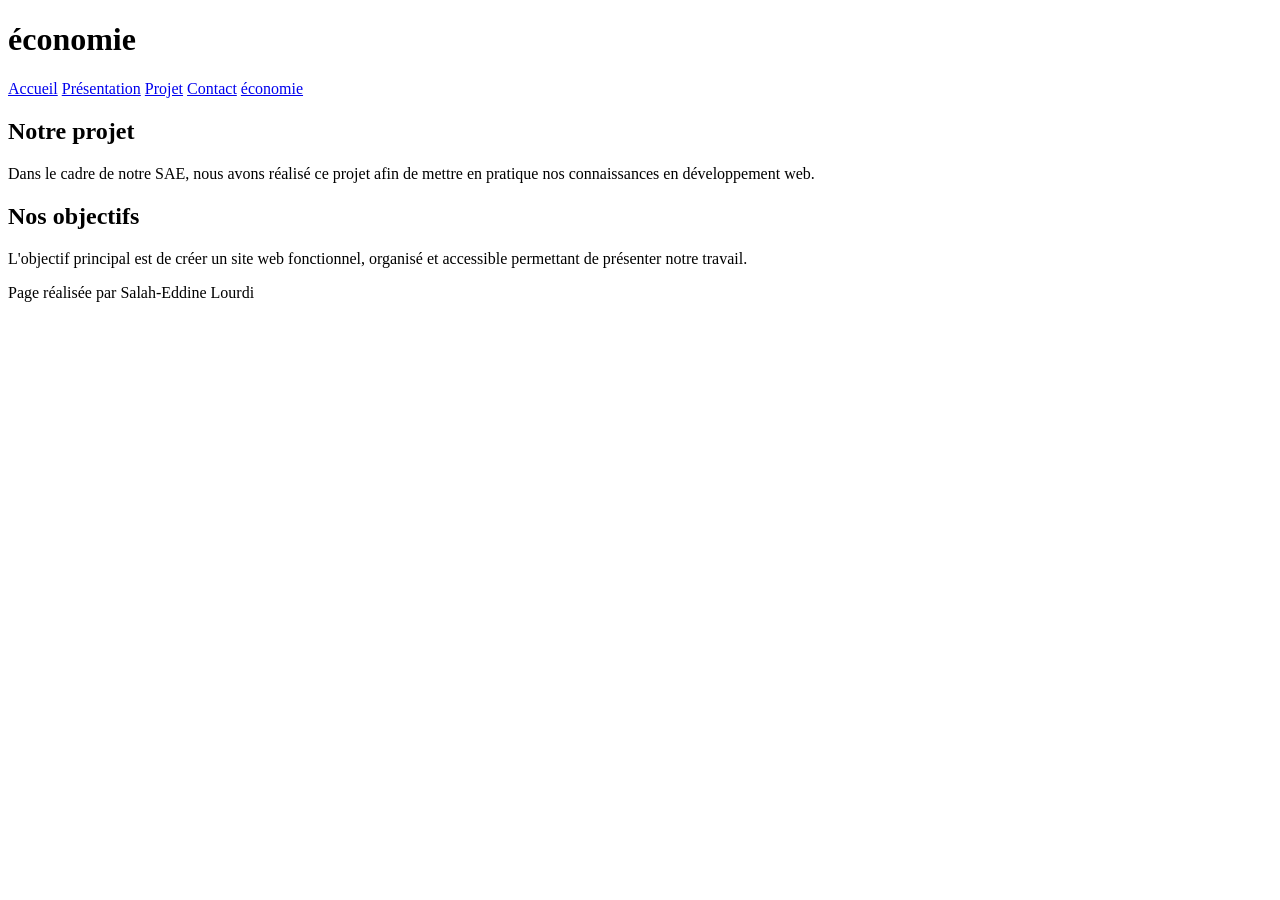
<file: page4.html>
<!DOCTYPE html>
<html lang="fr">

<head>
    <meta charset="UTF-8">
    <meta name="viewport" content="width=device-width, initial-scale=1.0">

    <title>économie</title>

    <link rel="icon" type="image/x-icon" href="favicon.ico">
</head>

<body>

    <header>
        <h1>économie</h1>

        <nav>
            <a href="index.html">Accueil</a>
            <a href="page1.html">Présentation</a>
            <a href="page2.html">Projet</a>
            <a href="page3.html">Contact</a>
            <a href="page4.html">économie</a>
        </nav>
    </header>

    <main>
        <h2>Notre projet</h2>

        <p>
            Dans le cadre de notre SAE, nous avons réalisé ce projet
            afin de mettre en pratique nos connaissances en développement web.
        </p>

        <h2>Nos objectifs</h2>

        <p>
            L'objectif principal est de créer un site web fonctionnel,
            organisé et accessible permettant de présenter notre travail.
        </p>
    </main>

    <footer>
        <p>Page réalisée par Salah-Eddine Lourdi</p>
    </footer>

</body>

</html>
</file>
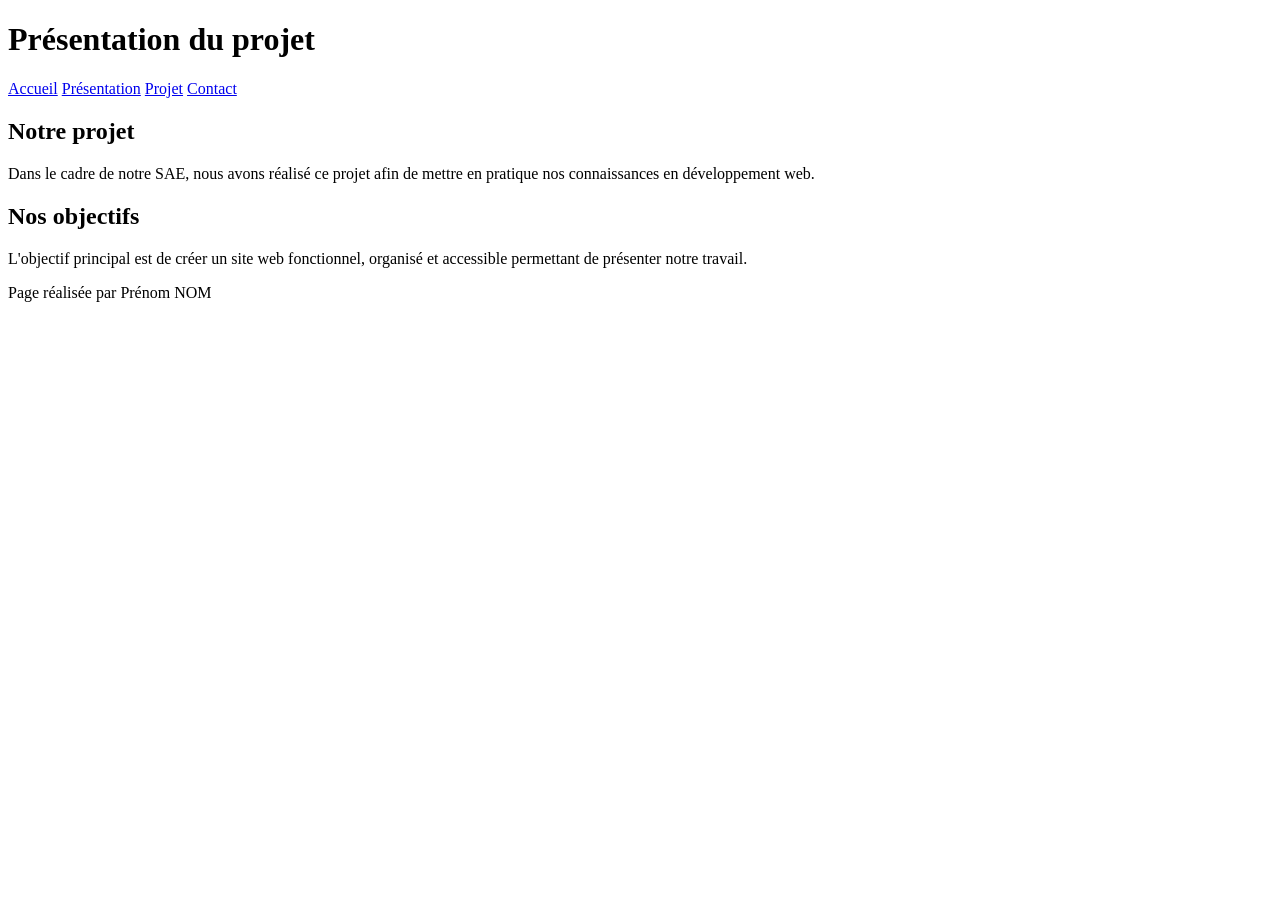
<file: pgae3.html>
<!DOCTYPE html>
<html lang="fr">

<head>
    <meta charset="UTF-8">
    <meta name="viewport" content="width=device-width, initial-scale=1.0">

    <title>Présentation - Ma SAE</title>

    <link rel="icon" type="image/x-icon" href="favicon.ico">
</head>

<body>

    <header>
        <h1>Présentation du projet</h1>

        <nav>
            <a href="index.html">Accueil</a>
            <a href="presentation.html">Présentation</a>
            <a href="projet.html">Projet</a>
            <a href="contact.html">Contact</a>
        </nav>
    </header>

    <main>
        <h2>Notre projet</h2>

        <p>
            Dans le cadre de notre SAE, nous avons réalisé ce projet
            afin de mettre en pratique nos connaissances en développement web.
        </p>

        <h2>Nos objectifs</h2>

        <p>
            L'objectif principal est de créer un site web fonctionnel,
            organisé et accessible permettant de présenter notre travail.
        </p>
    </main>

    <footer>
        <p>Page réalisée par Prénom NOM</p>
    </footer>

</body>

</html>
</file>
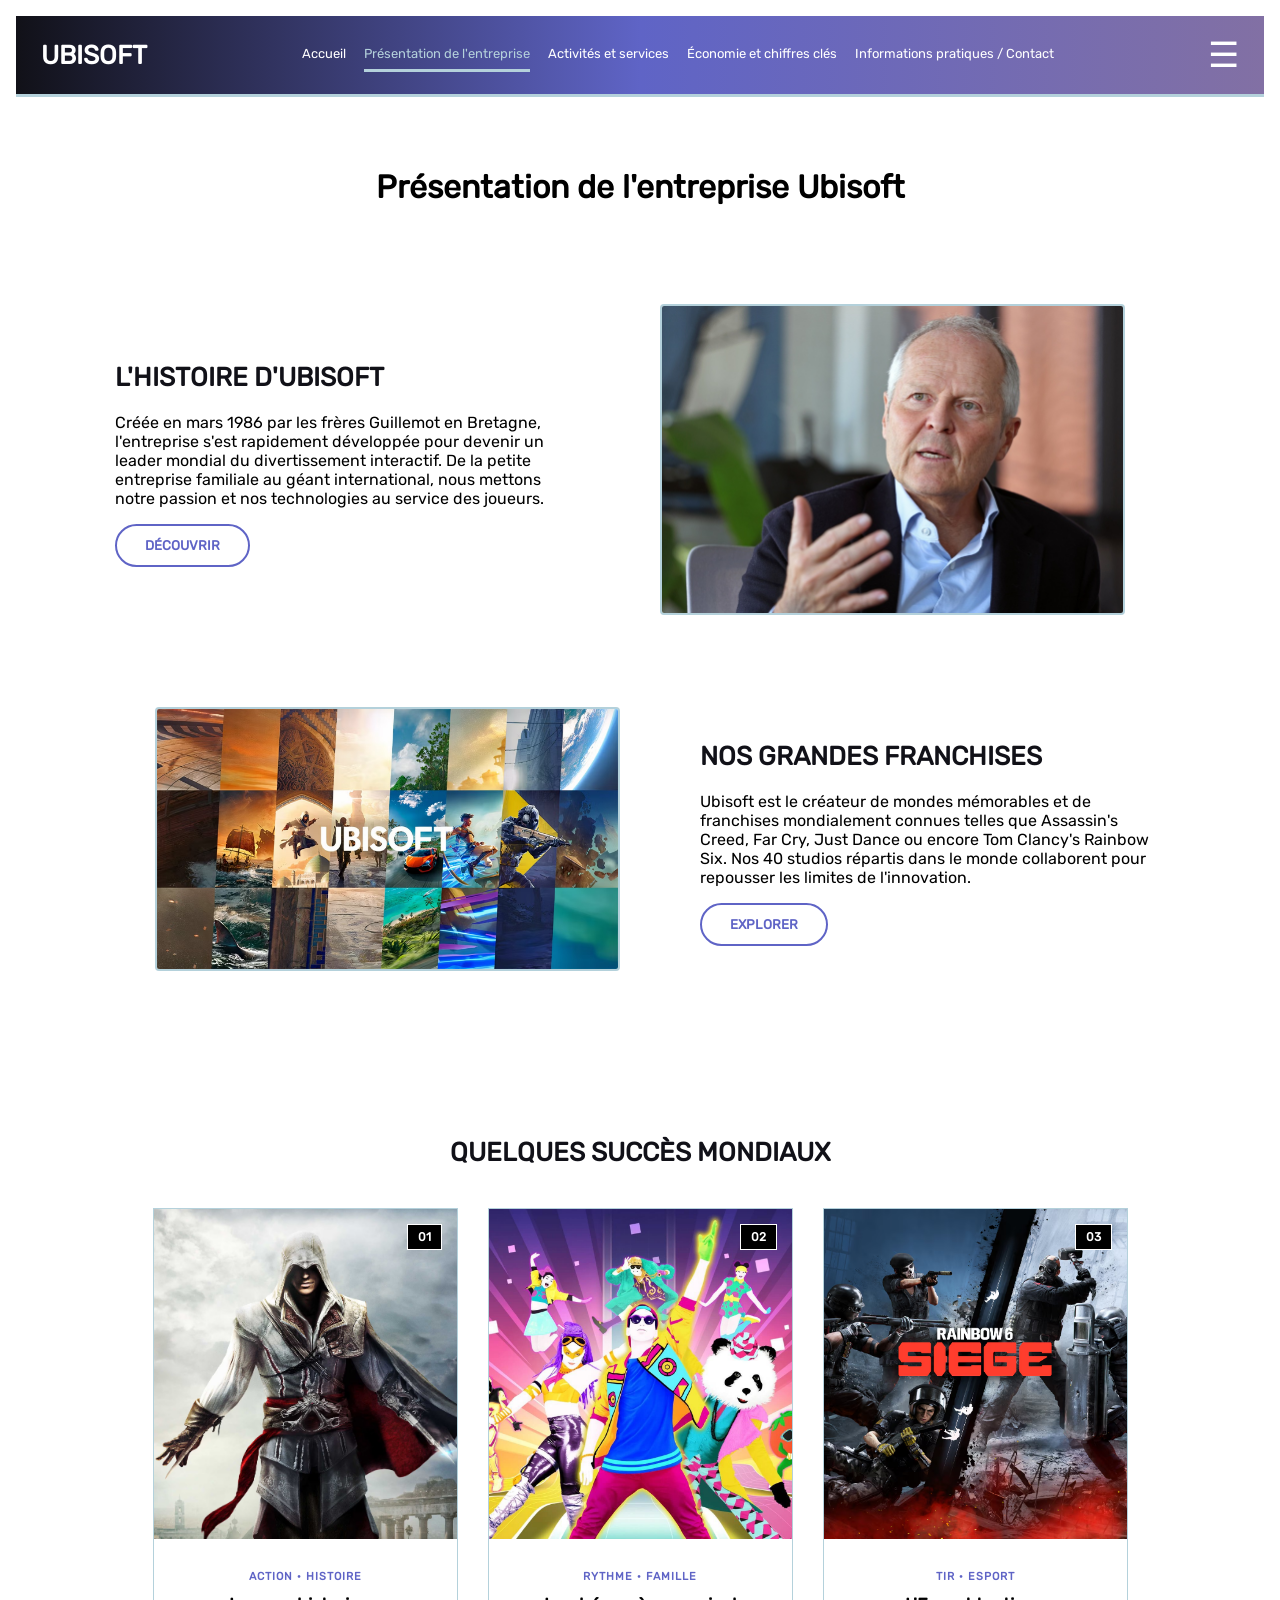
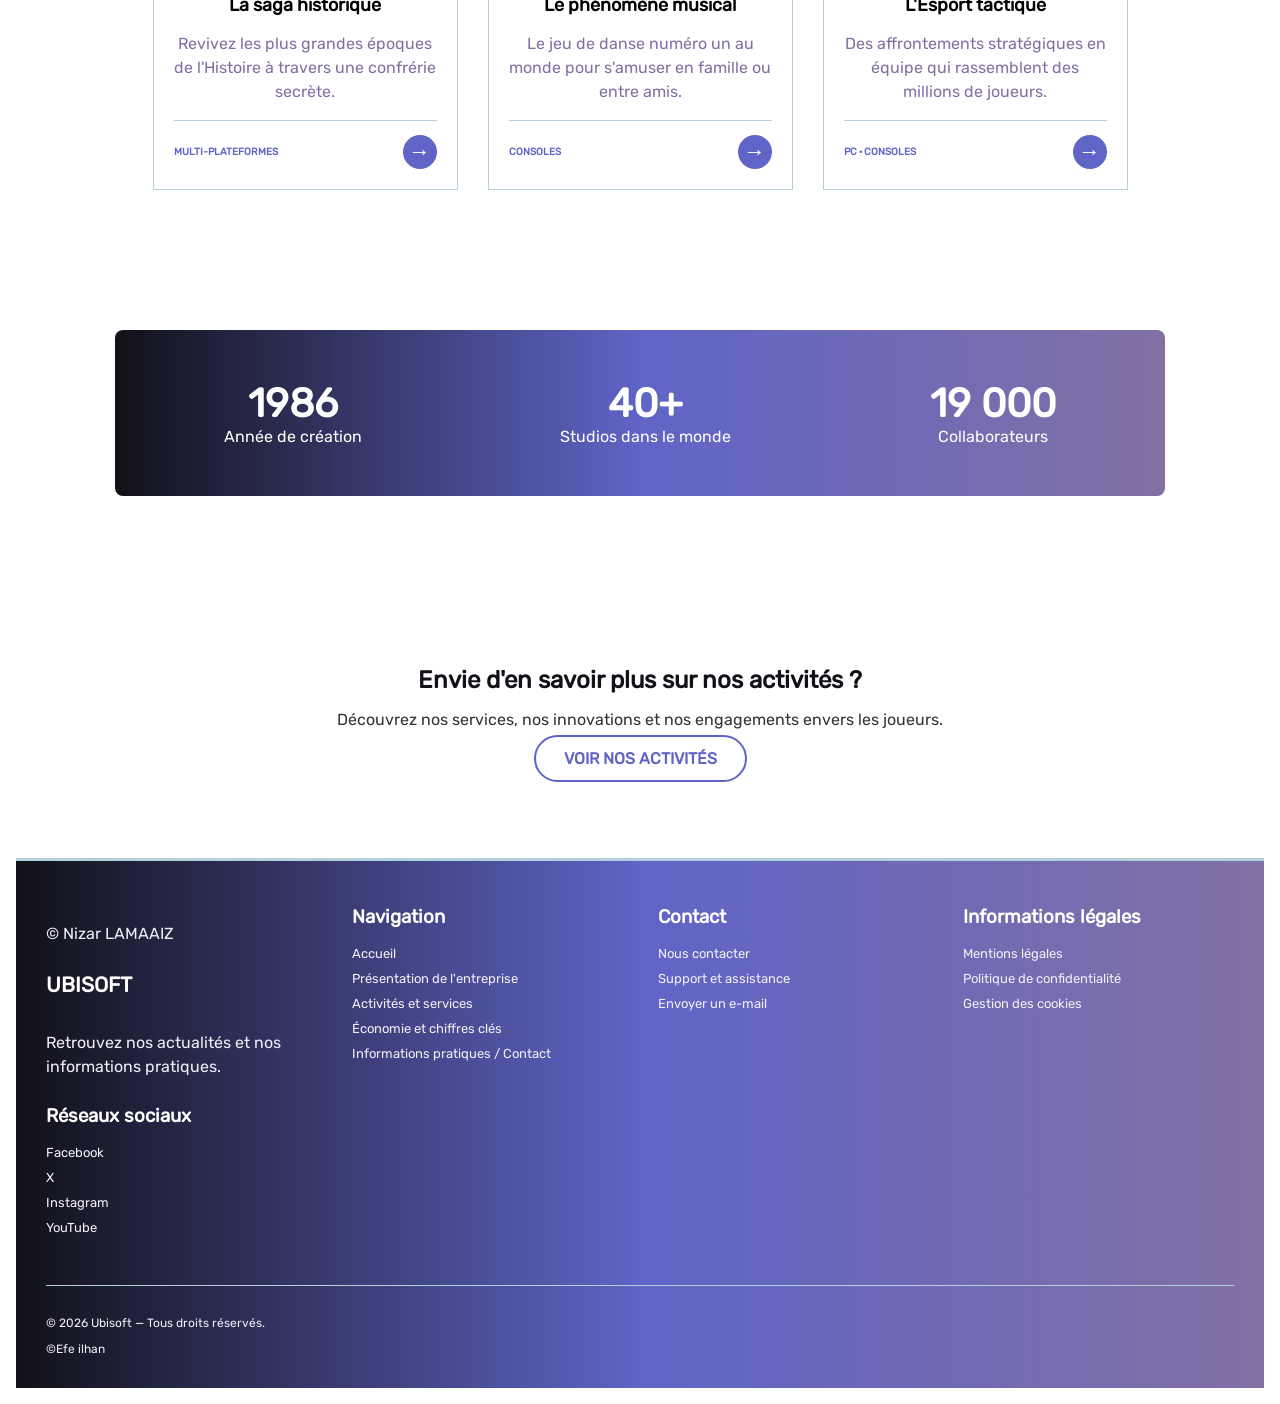
<file: presentation.html>
<!DOCTYPE html>
<html lang="fr">
<head>
  <meta charset="UTF-8">
  <meta name="viewport" content="width=device-width, initial-scale=1.0">
  <title>Présentation de l'entreprise</title>
  <link rel="stylesheet" href="styles.css">
  <link rel="icon" type="image/x-icon" href="favicon.ico">
</head>
<body data-page="Présentation de l'entreprise">

  <header>
      <a class="logo" href="index.html">UBISOFT</a>

      <nav class="navigation">
          <a href="index.html" data-page="accueil">Accueil</a>
          <a href="presentation.html" class="actif" data-page="presentation">Présentation de l'entreprise</a>
          <a href="activites.html" data-page="activites">Activités et services</a>
          <a href="economie.html" data-page="economie">Économie et chiffres clés</a>
          <a href="contact.html" data-page="contact">Informations pratiques / Contact</a>
      </nav>

      
      <input type="checkbox" id="ouvrir-menu">

      <label for="ouvrir-menu" class="bouton-burger">
        ☰
      </label>

      <nav class="menu">
        <a href="index.html">Accueil</a>
        <a href="presentation.html">Présentation de l'entreprise</a>
        <a href="activites.html">Activités et services</a>
        <a href="economie.html">Économie et chiffres clés</a>
        <a href="contact.html">Informations pratiques / Contact</a>
      </nav>

  </header>

<main class="presentation">
    <h1>Présentation de l'entreprise Ubisoft</h1>
    <!-- 1. L'HISTOIRE -->
    <div class="bloc-alternatif">
        <article class="bloc-texte">
            <h2>L'HISTOIRE D'UBISOFT</h2>
            <p>
                Créée en mars 1986 par les frères Guillemot en Bretagne, l'entreprise s'est rapidement développée pour devenir un leader mondial du divertissement interactif. De la petite entreprise familiale au géant international, nous mettons notre passion et nos technologies au service des joueurs.
            </p>
            <button class="btn-outline">DÉCOUVRIR</button>
        </article>
        
        <figure class="bloc-image">
            <img src="ressources/pdg.jpg" alt="Le pdg" class="img-placeholder">
        </figure>
    </div>

    <!-- 2. LES FRANCHISES -->
    <div class="bloc-alternatif inverse">
        <article class="bloc-texte">
            <h2>NOS GRANDES FRANCHISES</h2>
            <p>
                Ubisoft est le créateur de mondes mémorables et de franchises mondialement connues telles que Assassin's Creed, Far Cry, Just Dance ou encore Tom Clancy's Rainbow Six. Nos 40 studios répartis dans le monde collaborent pour repousser les limites de l'innovation.
            </p>
            <button class="btn-outline">EXPLORER</button>
        </article>

        <figure class="bloc-image">
            <img src="ressources/license.jpg" alt="Montage des grandes franchises Ubisoft" class="img-placeholder">
        </figure>
    </div>
    
    <!-- 3. LES SUCCÈS MONDIAUX (Cartes) -->
    <section class="section-succes">
        <h2 class="titre-section">Quelques succès mondiaux</h2>
        
        <div class="conteneur-cartes">
            <!-- Carte 1 -->
            <article class="card">
              <div class="cover">
                <img src="ressources/assasin_Creed.jpg" alt="Assassin's Creed" class="image-carte">
                <span class="number">01</span>
                
              </div>
              <div class="content">
                <p class="category">ACTION · HISTOIRE</p>
                <h3 class="titre-carte">La saga historique</h3>
                <p class="description">Revivez les plus grandes époques de l'Histoire à travers une confrérie secrète.</p>
                <div class="footer">
                  <span>MULTI-PLATEFORMES</span>
                  <button aria-label="Voir le détail">→</button>
                </div>
              </div>
            </article>

            <!-- Carte 2 -->
            <article class="card">
              <div class="cover">
                <img src="ressources/justdance.jpg" alt="Assassin's Creed" class="image-carte">
                <span class="number">02</span>
                
              </div>
              <div class="content">
                <p class="category">RYTHME · FAMILLE</p>
                <h3 class="titre-carte">Le phénomène musical</h3>
                <p class="description">Le jeu de danse numéro un au monde pour s'amuser en famille ou entre amis.</p>
                <div class="footer">
                  <span>CONSOLES</span>
                  <button aria-label="Voir le détail">→</button>
                </div>
              </div>
            </article>

            <!-- Carte 3 -->
            <article class="card">
              <div class="cover">
                <img src="ressources/rainbow_6_siege.jpg" alt="Assassin's Creed" class="image-carte">
                <span class="number">03</span>
                
              </div>
              <div class="content">
                <p class="category">TIR · ESPORT</p>
                <h3 class="titre-carte">L'Esport tactique</h3>
                <p class="description">Des affrontements stratégiques en équipe qui rassemblent des millions de joueurs.</p>
                <div class="footer">
                  <span>PC · CONSOLES</span>
                  <button aria-label="Voir le détail">→</button>
                </div>
              </div>
            </article>
        </div>
    </section>

    <!-- 4. BANNIÈRE CHIFFRES CLÉS -->
    <div class="banniere-chiffres">
        <div class="chiffre-bloc">
            <span class="chiffre-valeur">1986</span>
            <span class="chiffre-label">Année de création</span>
        </div>
        <div class="chiffre-bloc">
            <span class="chiffre-valeur">40+</span>
            <span class="chiffre-label">Studios dans le monde</span>
        </div>
        <div class="chiffre-bloc">
            <span class="chiffre-valeur">19 000</span>
            <span class="chiffre-label">Collaborateurs</span>
        </div>
    </div>

    <!-- 5. CALL TO ACTION (Conclusion) -->
    <section class="section-cta">
        <h2 class="titre-cta">Envie d'en savoir plus sur nos activités ?</h2>
        <p class="texte-cta">Découvrez nos services, nos innovations et nos engagements envers les joueurs.</p>
        <a href="activites.html" class="lien-cta btn-outline">VOIR NOS ACTIVITÉS</a>
    </section>

</main>

  <footer>
      <div class="footer-colonne"><p>© Nizar LAMAAIZ </p>
          <h2>UBISOFT</h2>
          <p>Retrouvez nos actualités et nos informations pratiques.</p>
          <h3>Réseaux sociaux</h3>
          <a href="https://www.facebook.com/Ubisoft/">Facebook</a>
          <a href="https://x.com/Ubisoft">X</a>
          <a href="https://www.instagram.com/ubisoft/">Instagram</a>
          <a href="https://www.youtube.com/user/Ubisoft">YouTube</a>
      </div>

      <div class="footer-colonne">
          <h3>Navigation</h3>
          <a href="index.html">Accueil</a>
          <a href="presentation.html">Présentation de l'entreprise</a>
          <a href="activites.html">Activités et services</a>
          <a href="economie.html">Économie et chiffres clés</a>
          <a href="contact.html">Informations pratiques / Contact</a>
      </div>

      <div class="footer-colonne" id="contact">
          <h3>Contact</h3>
          <a href="contact.html">Nous contacter</a>
          <a href="contact.html#support">Support et assistance</a>
          <a href="mailto:contact@example.com">Envoyer un e-mail</a>
      </div>

      <div class="footer-colonne">
          <h3>Informations légales</h3>
          <a href="mentions-legales.html">Mentions légales</a>
          <a href="confidentialite.html">Politique de confidentialité</a>
          <a href="cookies.html">Gestion des cookies</a>
      </div>

      <div class="bas-footer">
          <p>© 2026 Ubisoft — Tous droits réservés.</p>
          <p>©Efe ilhan</p>
      </div>
    </footer>
</body>
</html>
</file>
<file: styles.css>
/************************* code html de la vignette ;

  <article class="card">
    <div class="cover">
      <span class="number">18</span>
      <h1>LOREM<br>IPSUM</h1>
    </div>

    <div class="content">
      <p class="category">LOREM · IPSUM</p>
      <h2>Lorem ipsum dolor</h2>
      <p class="description">
        Lorem ipsum dolor sit amet consectetur.
      </p>

      <div class="footer">
        <span>PS5 · XBOX · PC</span>
        <button aria-label="Voir le détail">→</button>
      </div>
    </div>
  </article>
  
  code css de la vignette ***********************/
* {
  box-sizing: border-box;
}



.card {
  width: 305px;
  border: 1px solid #B4D1DB;
  background: #FFFFFF;
}

.cover {
  height: 330px;
  position: relative;
  display: flex;
  align-items: center;
  justify-content: center;
  overflow: hidden;

  background:
    radial-gradient(circle at 70% 20%,
      #FFFFFF 0%, #8BA4F0 3%, transparent 13%),
    radial-gradient(circle at 35% 65%,
      #8BA4F0 0%, transparent 24%),
    linear-gradient(135deg, #5F64C6, #8270A4 55%, #8BA4F0);
}

.number {
  position: absolute;
  top: 14px;
  right: 14px;
  padding: 12px 10px;
  color: #FFFFFF;
  background: #000000;
  border: 2px solid #FFFFFF;
  font-size: 12px;
  font-weight: bold;
}

.cover h1 {
  color: #FFFFFF;
  font-size: 30px;
  line-height: 0.9;
  text-align: center;
  text-shadow: 2px 3px 4px #000000;
}

.content {
  padding: 20px;
}

.category {
  color: #5F64C6;
  font-size: 11px;
  font-weight: bold;
  letter-spacing: 1px;
}

h2 {
  margin: 10px 0 22px;
  color: #000000;
  font-size: 21px;
}

.description {
  color: #8270A4;
  font-size: 16px;
  line-height: 1.5;
}

.footer {
  margin-top: 16px;
  padding-top: 14px;
  border-top: 1px solid #B4D1DB;
  display: flex;
  align-items: center;
  justify-content: space-between;
}

.footer span {
  color: #5F64C6;
  font-size: 10px;
  font-weight: bold;
}

.card button {
  width: 34px;
  height: 34px;
  border: none;
  border-radius: 50%;
  background: #5F64C6;
  color: #FFFFFF;
  font-size: 22px;
  cursor: pointer;
}

.card {
  transition: transform 0.3s ease, box-shadow 0.3s ease;
  cursor: pointer;
}

.card:hover {
  transform: translateY(-6px);
  box-shadow: 0 10px 25px rgba(0, 0, 0, 0.15);
}

/******************* code pour la police d'écriture ********************/

@font-face {
  font-family: "Rublik";
  src: url("fonts/Rubik-Regular.ttf") format("truetype");
  font-weight: normal;
  font-style: normal;
}

body {
  margin: 0;
  padding: 16px;
  font-family: "Rublik", sans-serif;
  background: #FFFFFF;
}

/************** Bouton  ****************/

.btn-outline {
    padding: 12px 28px;

    background: #FFFFFF;
    color: #5F64C6;

    border: 2px solid #5F64C6;
    border-radius: 30px;

    font-family: "Rublk", "Rublik", sans-serif;
    font-weight: bold;

    cursor: pointer;
    transition: 0.3s ease;

    width: auto;
    height: auto;
}

.btn-outline:hover {
    background: #5F64C6;
    color: #FFFFFF;
}

/******************** EN-TÊTE : reste visible quand on descend dans la page **********************/
header {
    position: sticky;
    top: 0;
    z-index: 10;
    padding: 18px 25px;
    display: flex;
    align-items: center;
    justify-content: space-between;
    gap: 20px;
    color: white;
    background: linear-gradient(90deg, #111118, #5F64C6, #8270A4);
    border-bottom: 3px solid #B4D1DB;
}

/********************* Logo ****************************/
.logo {
    color: white;
    font-size: 26px;
    font-weight: 900;
    text-decoration: none;
}

/****************** Liens visibles dans l'en-tête *******************/
.navigation {
    display: flex;
    flex-wrap: wrap;
    gap: 18px;
}

.navigation a {
    padding: 8px 0;
    color: white;
    font-size: 13px;
    text-decoration: none;
}

/********************** Le lien de la page actuelle est souligné **************/
.navigation a.actif {
    border-bottom: 3px solid #B4D1DB;
    color: #B4D1DB;
}


/*************** Bouton du menu burger ****************/
#ouvrir-menu {
    display: none;
}

.bouton-burger {
    display: block;
    font-size: 35px;
    color: white;
    width: fit-content;
    cursor: pointer;
}

/********************* Menu fermé ******************/
.menu {
    display: none;
    flex-direction: column;
    gap: 15px;
    background-color: white;
    padding: 20px;
    border: 1px solid black;
}

/*********** Menu ouvert quand on clique ***********/
#ouvrir-menu:checked ~ .menu {
    display: flex;
}

/*************** Liens du menu **************/
.menu a {
    color: black;
    text-decoration: none;
    font-family: "Rublik", sans-serif;
    padding: 8px;
}

/*************** Soulignement au survol ********************/
.menu a:hover {
    text-decoration: underline;
}


/***************** Contenu provisoire de la page *******************/
main {
    min-height: 55vh;
    padding: 50px 25px;
    text-align: center;
    background: #F4F3F8;
}

/*********************** PIED DE PAGE ************************/
footer {
    display: flex;
    flex-wrap: wrap;
    gap: 35px;
    padding: 45px 30px 20px;
    color: white;
    background: linear-gradient(90deg, #111118, #5F64C6, #8270A4);
    border-top: 3px solid #B4D1DB;
}

.footer-colonne {
    display: flex;
    flex: 1 1 180px;
    flex-direction: column;
    align-items: flex-start;
    gap: 10px;
}

.footer-colonne h2,
.footer-colonne h3 {
    margin: 0 0 8px;
    color: white;
}

.footer-colonne p {
    max-width: 260px;
    color: #F1F0FA;
    line-height: 1.5;
}

.footer-colonne a {
    color: #F1F0FA;
    font-size: 13px;
    text-decoration: none;
}

.footer-colonne a:hover {
    color: #B4D1DB;
    text-decoration: underline;
}

.bas-footer {
    width: 100%;
    margin-top: 15px;
    padding-top: 18px;
    border-top: 1px solid #B4D1DB;
    color: #F1F0FA;
    font-size: 12px;
}

.presentation {
    max-width: 1100px;
    margin: 0 auto; 
    display: flex;
    flex-direction:column;
    gap: 60px; 
    background-color: #FFFFFF;
}


.bloc-alternatif {
    display: flex;
    align-items: center; 
    justify-content: space-between;
    gap: 40px;
}


.bloc-alternatif.inverse {
    flex-direction: row-reverse;
}


.bloc-texte, .bloc-image {
    flex: 1 1 50%; 
    max-width: 50%;
}

.bloc-texte {
    text-align: left; 
}


.bloc-texte h2 {
    font-size: 26px;
    text-transform:uppercase;
    color: #111118;
    margin-bottom: 20px;
}
.img-placeholder {
    width: 100%;
    height: auto;
    max-height: 350px; 
    object-fit: cover; 
    background-color: #e0e0e0;
    border: 2px solid #B4D1DB; 
    border-radius: 4px;
    display: block;
}
/* --- SECTION SUCCÈS MONDIAUX --- */
.section-succes {
    margin-top: 80px;
    text-align: center;
}

.titre-section {
    font-size: 26px;
    color: #111118;
    margin-bottom: 40px;
    text-transform: uppercase;
}

.conteneur-cartes {
    display: flex;
    flex-wrap: wrap;
    gap: 30px;
    justify-content: center;
}

.titre-carte {
    font-size: 18px;
    margin: 10px 0 15px;
}

/* --- BANNIÈRE CHIFFRES CLÉS --- */
.banniere-chiffres {
    margin-top: 80px;
    background: linear-gradient(90deg, #111118, #5F64C6, #8270A4);
    padding: 50px 20px;
    color: white;
    border-radius: 8px;
    display: flex;
    justify-content: space-around;
    flex-wrap: wrap;
    gap: 20px;
}

.chiffre-bloc {
    text-align: center;
}

.chiffre-valeur {
    display: block;
    font-size: 40px;
    font-weight: bold;
}

.chiffre-label {
    font-size: 16px;
}

/* --- CALL TO ACTION (CTA) --- */
.section-cta {
    margin-top: 60px;
    text-align: center;
    padding: 40px;
}

.titre-cta {
    font-size: 24px;
    color: #111118;
    margin-bottom: 10px;
}

.texte-cta {
    color: #333;
    margin-bottom: 20px;
}

.lien-cta {
    text-decoration: none;
}

.card .cover {
    position: relative;
    width: 100%; 
    margin: 0; 
    padding: 0;
    overflow: hidden; 
    aspect-ratio: 1 / 1;
    z-index: 1;
}

.card .image-carte {
    position: absolute;
    top: 0;
    left: 0;
    width: 100%;
    height: 100%;
    object-fit: cover;
    display: block; 
    z-index: -1;
}


.card .cover .number {
    position: absolute;
    top: 15px;
    right: 15px;
    background-color: #000;
    color: white;
    padding: 5px 10px;
    font-weight: bold;
    border: 1px solid white; 
    z-index: 2;
}


/*******************ECONOMIE************************************/
.conteneur-graphiques {
    display: flex;
    flex-wrap: wrap;
    gap: 40px;
    justify-content: center;
    align-items: stretch;
    width: 100%;
    max-width: 1200px;
    margin: 0 auto;
}

.carte-graphique {
    flex: 1 1 450px; /* Assure une largeur de base suffisante */
    max-width: 100%;
    background: #FFFFFF;
    border: 1px solid #B4D1DB;
    border-radius: 8px;
    padding: 25px;
    box-sizing: border-box;
    display: flex;
    flex-direction: column;
    justify-content: space-between;
}

/* Règle essentielle pour que les images restent dans leur cadre et ne se superposent pas */
.image-wrapper {
    width: 100%;
    overflow: hidden;
}

.image-wrapper img {
    width: 100%;
    height: auto;
    display: block;
    object-fit: contain;
}

/* =========================================
   PAGE CONTACT - MISE EN PAGE 
   ========================================= */
.bloc-image1{
    flex: 1;
}


/* --- Layout Principal (Grille/Flexbox) --- */
.contact-main {
    max-width: 1200px;
    margin: 40px auto;
    padding: 0 20px;
}

.conteneur-contact {
    display: flex;
    gap: 40px;
    flex-wrap: wrap;
}

.colonne-gauche {
    flex: 2;
    min-width: 300px;
}

#support {
    flex: 1;
    min-width: 300px;
    background: #fff;
    padding: 20px;
    border-radius: 8px;
    box-shadow: 0 2px 10px rgba(0,0,0,0.1);
    height: fit-content;
}

/* =========================================
   FORMULAIRE DE CONTACT*/

/* --- Formulaire --- */
#formulaire {
    background: #fff;
    padding: 30px;
    border-radius: 8px;
    box-shadow: 0 2px 10px rgba(0,0,0,0.1);
    margin-top: 40px;
}

.formulaire-contact input, 
.formulaire-contact textarea {
    width: 100%;
    padding: 10px;
    margin-top: 5px;
    border: 1px solid #ccc;
    border-radius: 4px;
    box-sizing: border-box;
}
/***************** CSS : ACCUEIL/INDEX ******************/
.accueil-contenu-page {
    display: grid;
    grid-template-columns: minmax(0, 2fr) minmax(280px, 1fr);
    gap: 35px;
    max-width: 1450px;
    width: 94%;
    margin: 0 auto;
    padding-top: 20px;
    color: #111;
    text-align: left;
}

/* Emplacement des grandes zones */

.accueil-banniere-chiffres {
    grid-column: 1 / -1;
    grid-row: 1;
    margin-top: 0;
    margin-left: auto;
    margin-right: auto;

    width: 100%;
    box-sizing: border-box;

    background: linear-gradient(90deg, #111118, #5F64C6, #8270A4);
    padding: 50px 20px;
    color: white;
    border-radius: 8px;

    display: flex;
    justify-content: center;
    align-items: center;
    flex-wrap: wrap;
    gap: 20px;
}

.accueil-chiffre-bloc {
    text-align: center;
}

.accueil-chiffre-valeur {
    display: block;
    font-size: 40px;
    font-weight: bold;
}

.accueil-chiffre-label {
    font-size: 16px;
}

.accueil-banniere {
    grid-column: 1;
    grid-row: 2;
    display: flex;
    align-items: center;
    gap: 25px;
    min-width: 0;
}

.accueil-projets {
    grid-column: 2;
    grid-row: 2;
    min-width: 0;
}

.accueil-actualites {
    grid-column: 1;
    grid-row: 3;
    min-width: 0;
}

.accueil-projet-secondaire {
    grid-column: 2;
    grid-row: 3;
    display: flex;
    flex-direction: column;
    gap: 18px;
    min-width: 0;
}

.accueil-image-principale,
.accueil-image-projet,
.accueil-image-secondaire {
    overflow: hidden;
    min-width: 0;
    background-color: #e9e8ef;
    border-radius: 8px;
}

.accueil-image-principale img,
.accueil-image-projet img,
.accueil-image-secondaire img {
    display: block;
    width: 100%;
    object-fit: cover;
    object-position: center;
}

.accueil-image-principale {
    width: 48%;
    min-height: 280px;
    flex-shrink: 0;
}

.accueil-image-principale img {
    height: 300px;
}

.accueil-projet {
    display: flex;
    align-items: center;
    gap: 16px;
    margin-bottom: 25px;
}

.accueil-projet:last-child {
    margin-bottom: 0;
}

.accueil-projet .accueil-image-projet {
    width: 35%;
    min-height: 145px;
    flex-shrink: 0;
}

.accueil-projet .accueil-image-projet img {
    height: 150px;
}

.accueil-image-secondaire {
    width: 100%;
    min-height: 200px;
}

.accueil-image-secondaire img {
    height: 220px;
}

.accueil-bloc-supplementaire {
    grid-column: 1 / -1;
    display: flex;
    align-items: center;
    gap: 30px;
    min-width: 0;
    margin: 0;
    padding: 25px;
    background-color: #fff;
    border-radius: 8px;
}

.accueil-bloc-supplementaire .accueil-image-projet {
    width: 35%;
    min-height: 220px;
    flex-shrink: 0;
}

.accueil-bloc-supplementaire .accueil-image-projet img {
    height: 220px;
}

.accueil-bloc-supplementaire > div:not(.accueil-image-projet) {
    flex: 1;
    min-width: 0;
}

.accueil-contenu-page h1 {
    margin: 0 0 18px;
    font-size: 32px;
    line-height: 1.2;
}

.accueil-contenu-page h2 {
    margin: 0 0 22px;
    font-size: 24px;
    line-height: 1.3;
}

.accueil-contenu-page h3 {
    margin: 0 0 12px;
    font-size: 17px;
    line-height: 1.4;
}

.accueil-contenu-page p {
    margin: 0 0 18px;
    font-size: 15px;
    line-height: 1.7;
}

.accueil-texte-banniere,
.accueil-texte-projet,
.accueil-texte-secondaire {
    flex: 1;
    min-width: 0;
}

.accueil-texte-projet a,
.accueil-texte-secondaire a {
    font-weight: bold;
    text-decoration: none;
}

.accueil-texte-projet a:hover,
.accueil-texte-secondaire a:hover {
    text-decoration: underline;
}

.accueil-contenu-page .btn-outline,
.accueil-contenu-page .accueil-btn-outline {
    display: inline-block;
    margin-top: 4px;
    line-height: 1.4;
    text-align: center;
}

.accueil-actualite {
    display: flex;
    align-items: flex-start;
    justify-content: space-between;
    gap: 18px;
    margin-bottom: 25px;
    padding-bottom: 18px;
    border-bottom: 1px solid #dedde6;
}

.accueil-actualite:last-child {
    margin-bottom: 0;
    border-bottom: none;
}

.accueil-actualite > div {
    flex: 1;
    min-width: 0;
}

.accueil-date {
    flex-shrink: 0;
    padding-top: 3px;
    font-size: 12px;
    font-weight: bold;
    color: #5F64C6;
}


/**/
@media (max-width: 950px) {
    .navigation {
        display: none;
    }
}

@media (max-width: 500px) {
    header {
        padding: 14px;
    }

    .logo {
        font-size: 22px;
    }

    #menu-burger {
        right: 8px;
        width: min(300px, calc(100vw - 16px));
    }

    footer {
        padding: 30px 20px 15px;
    }
}
</file>
